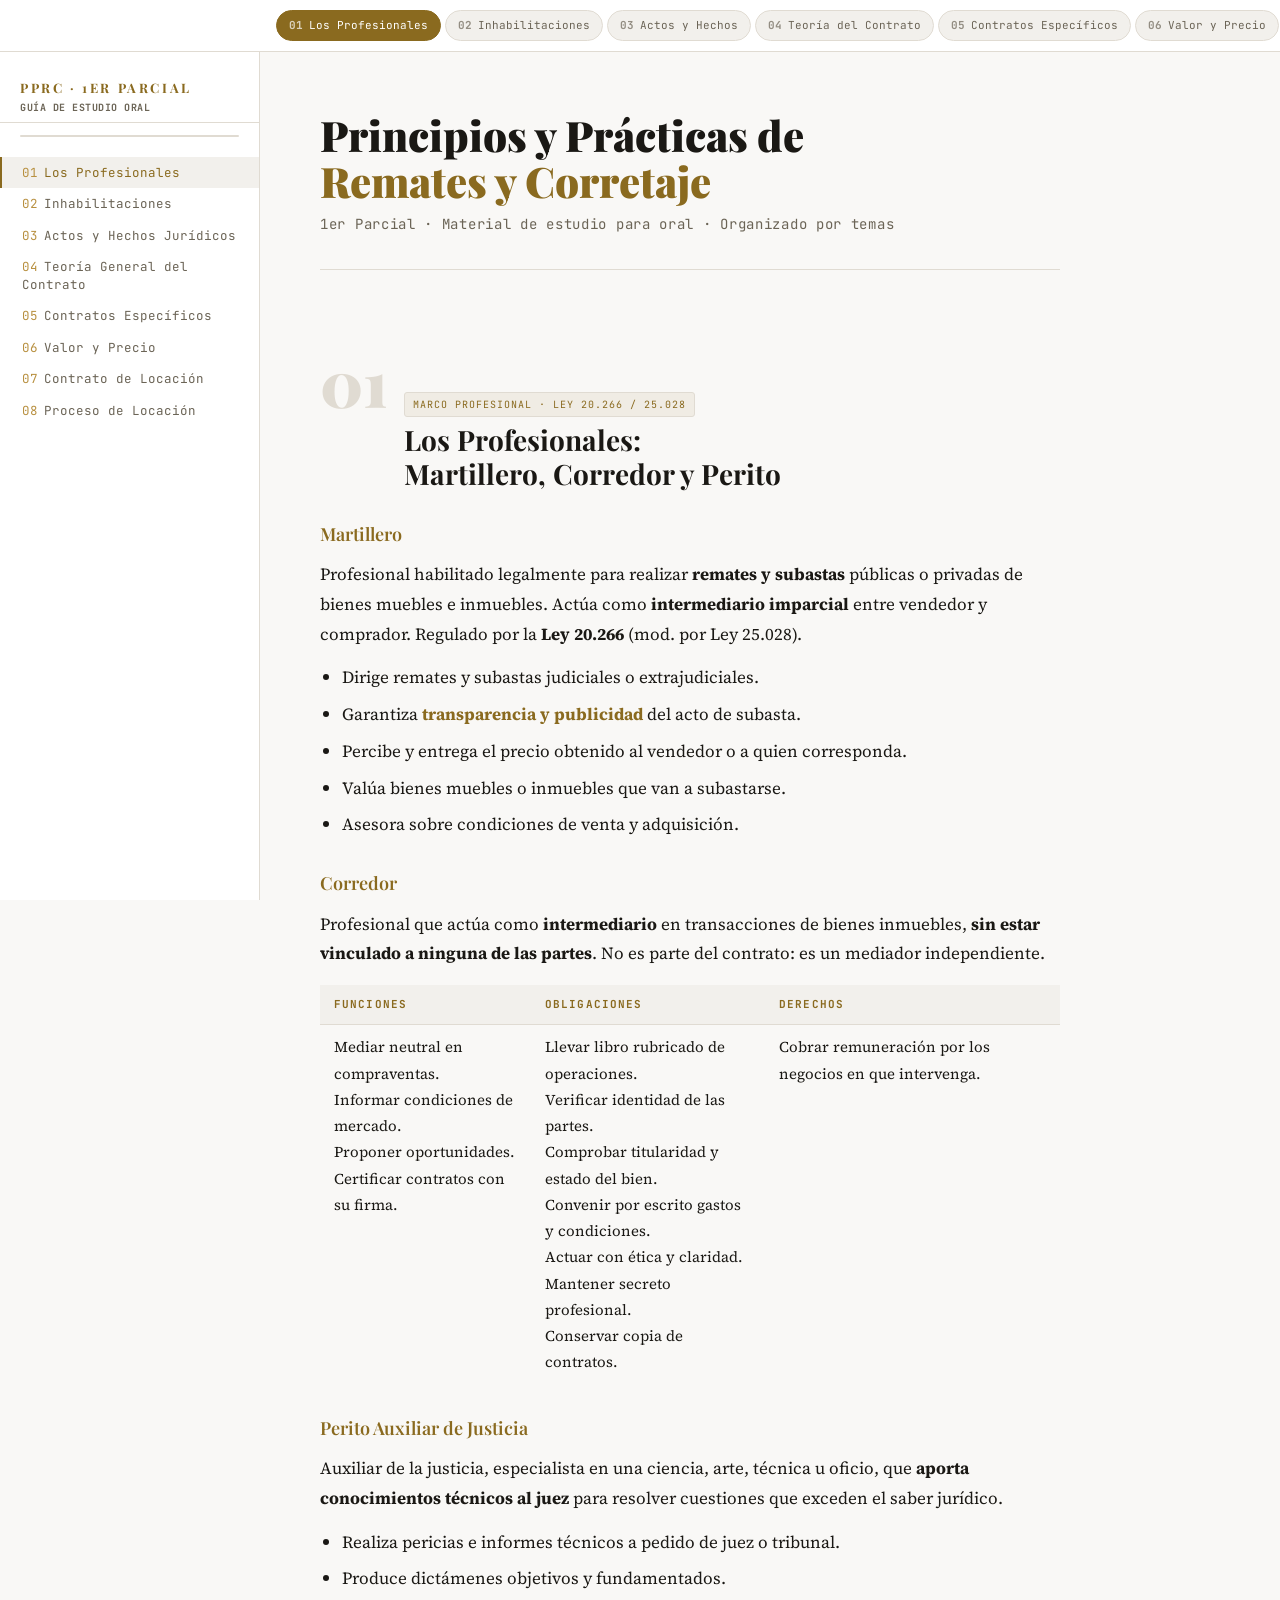
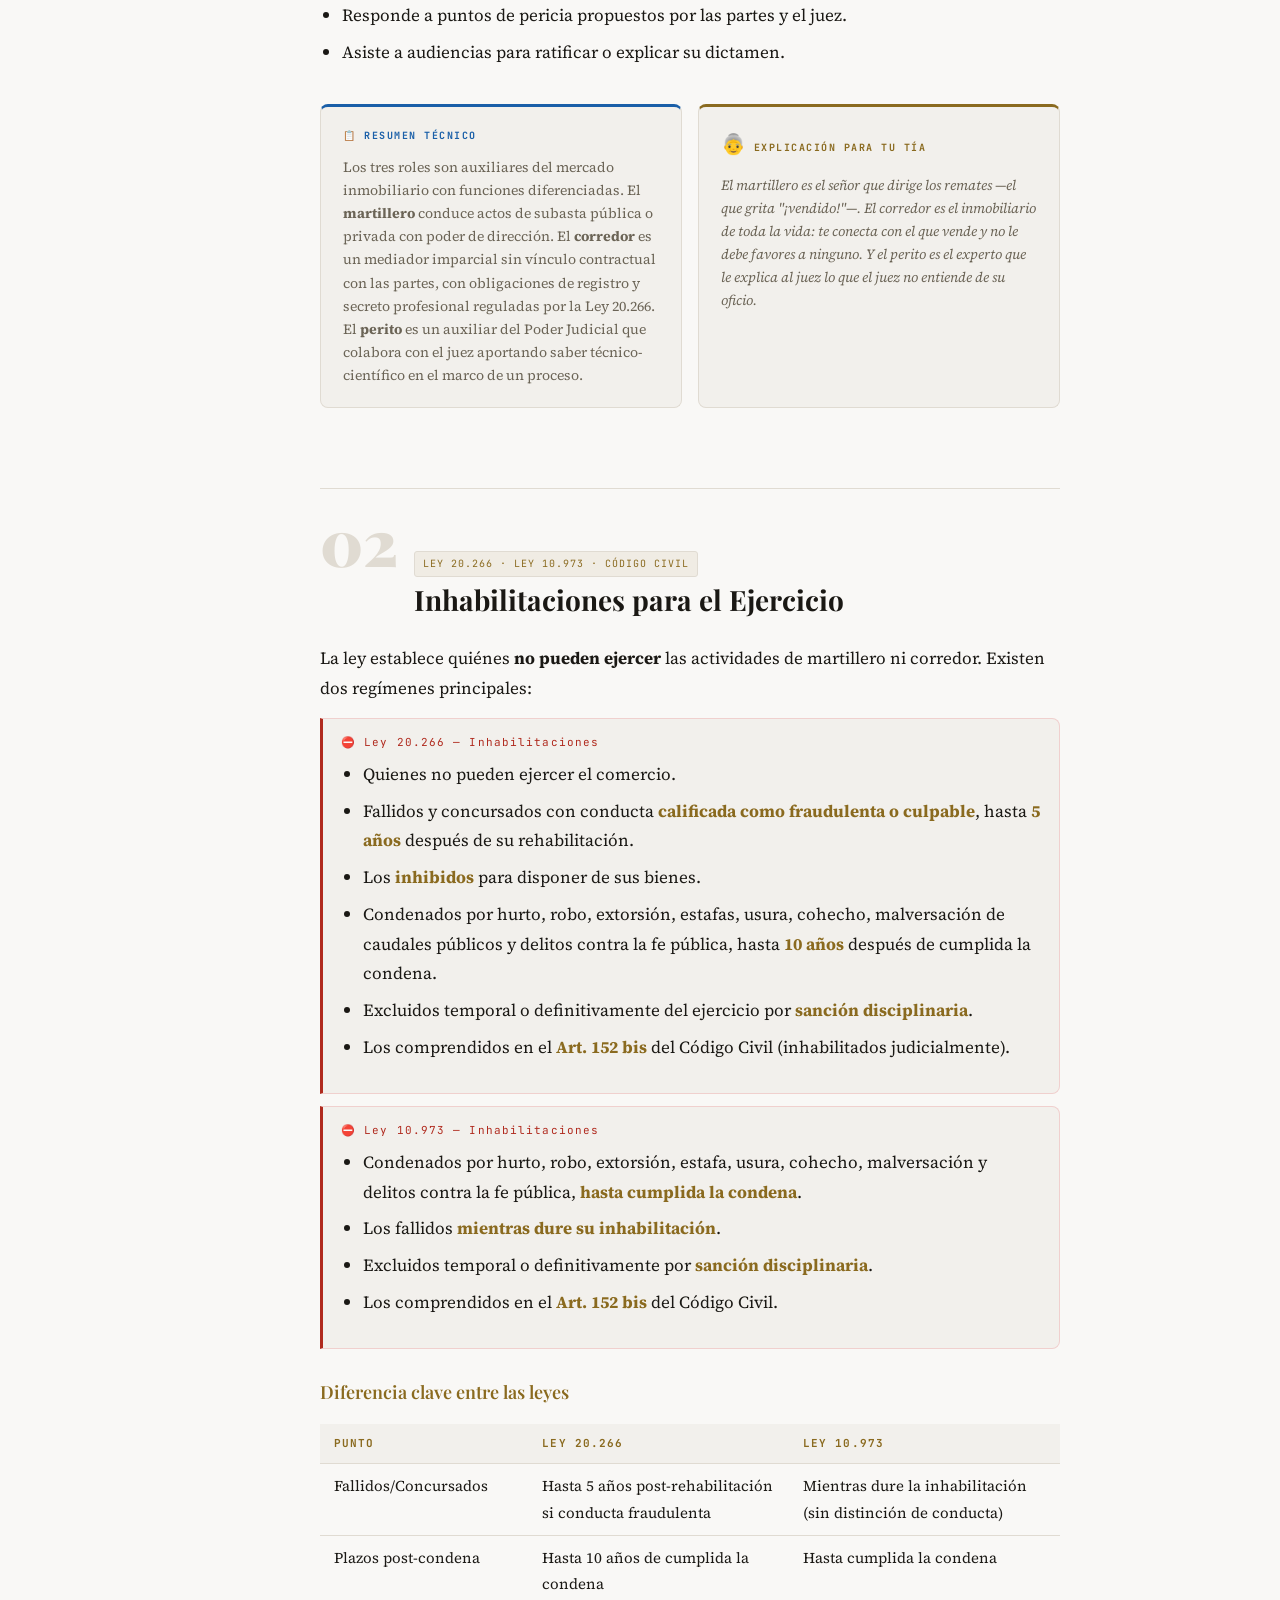
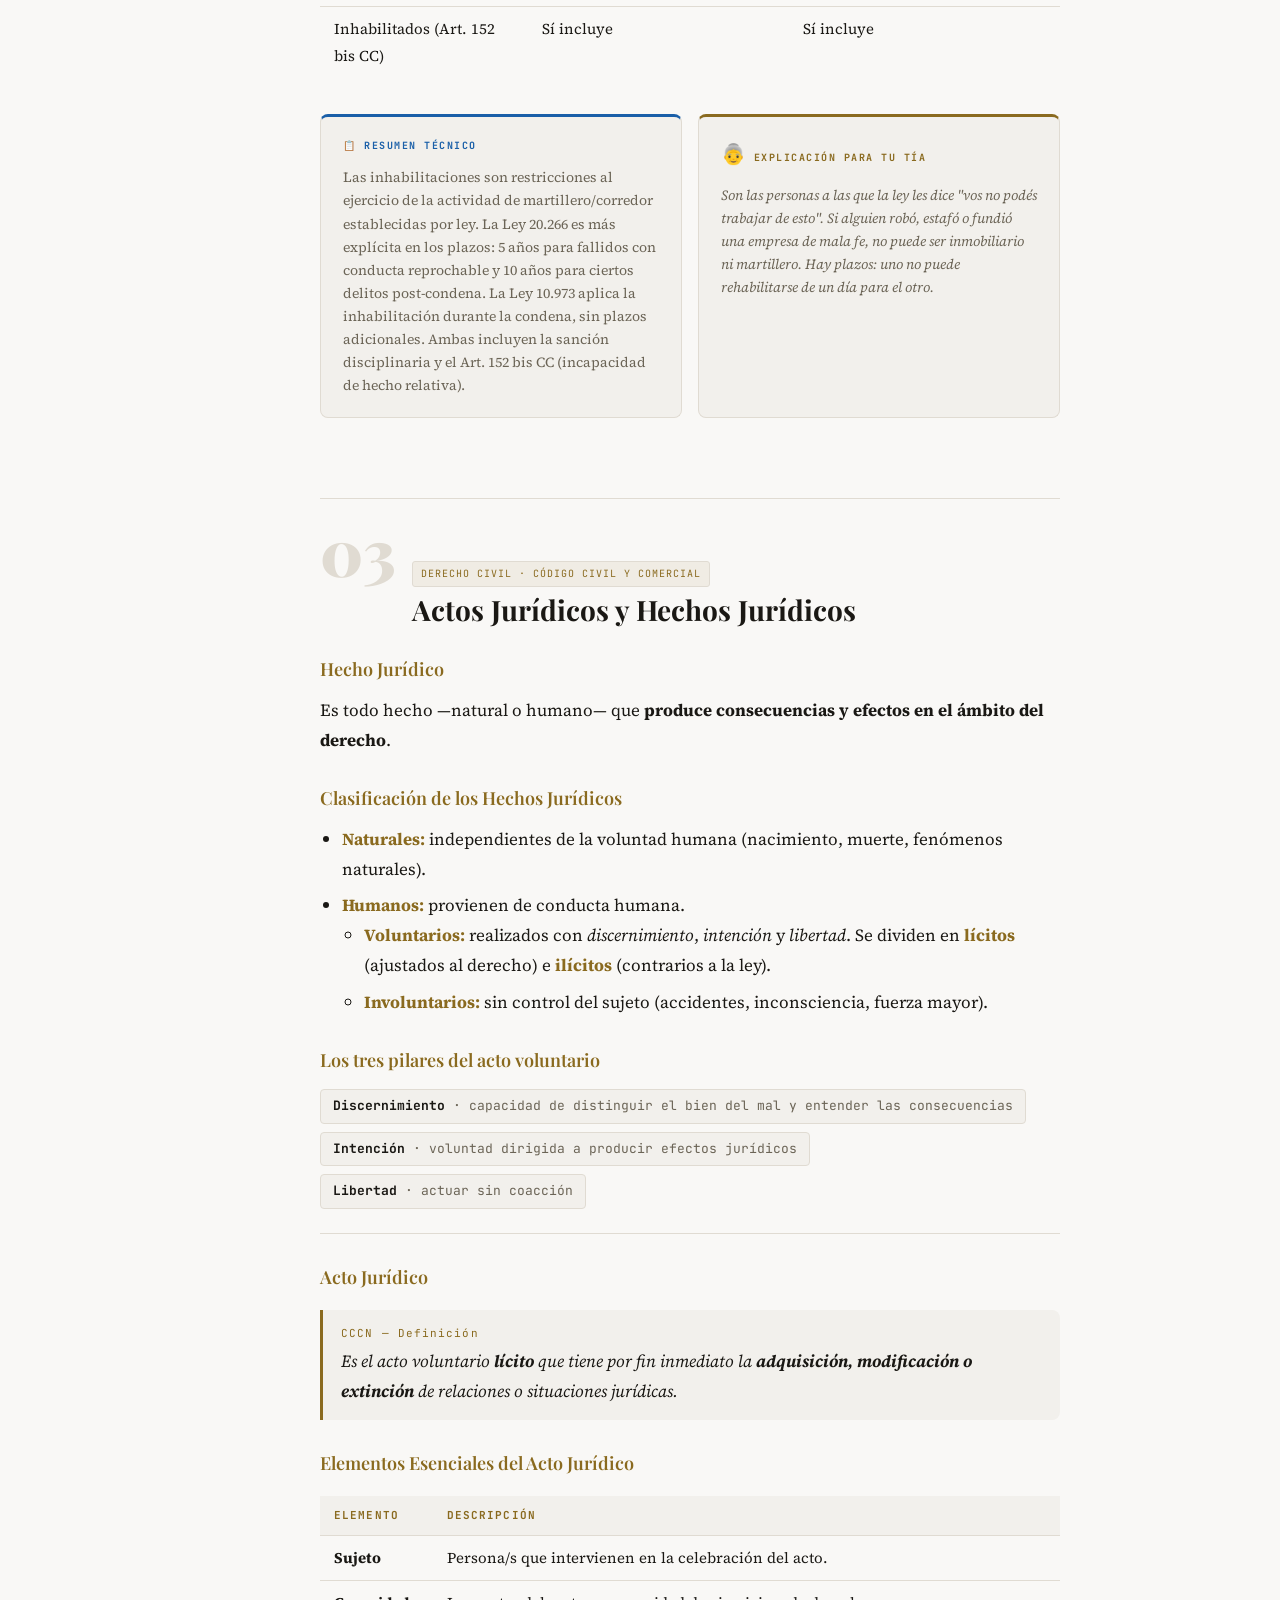
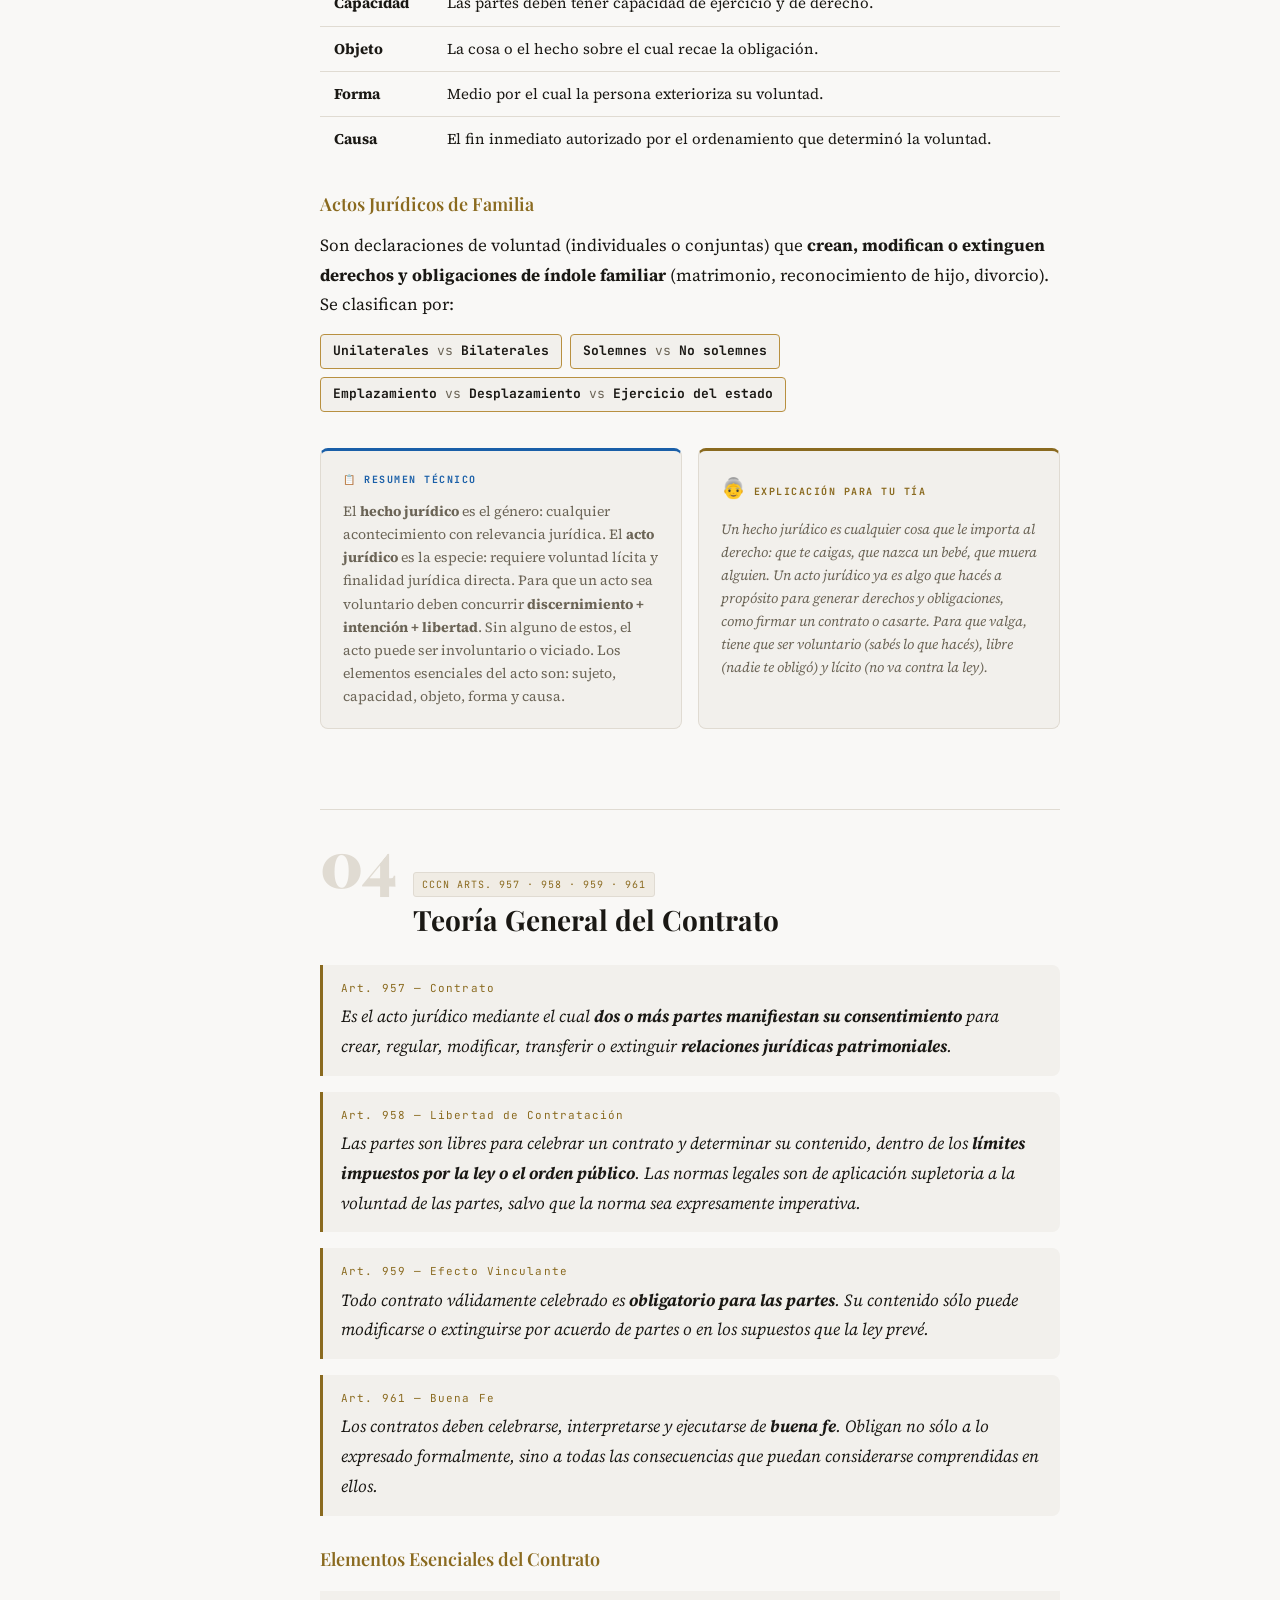
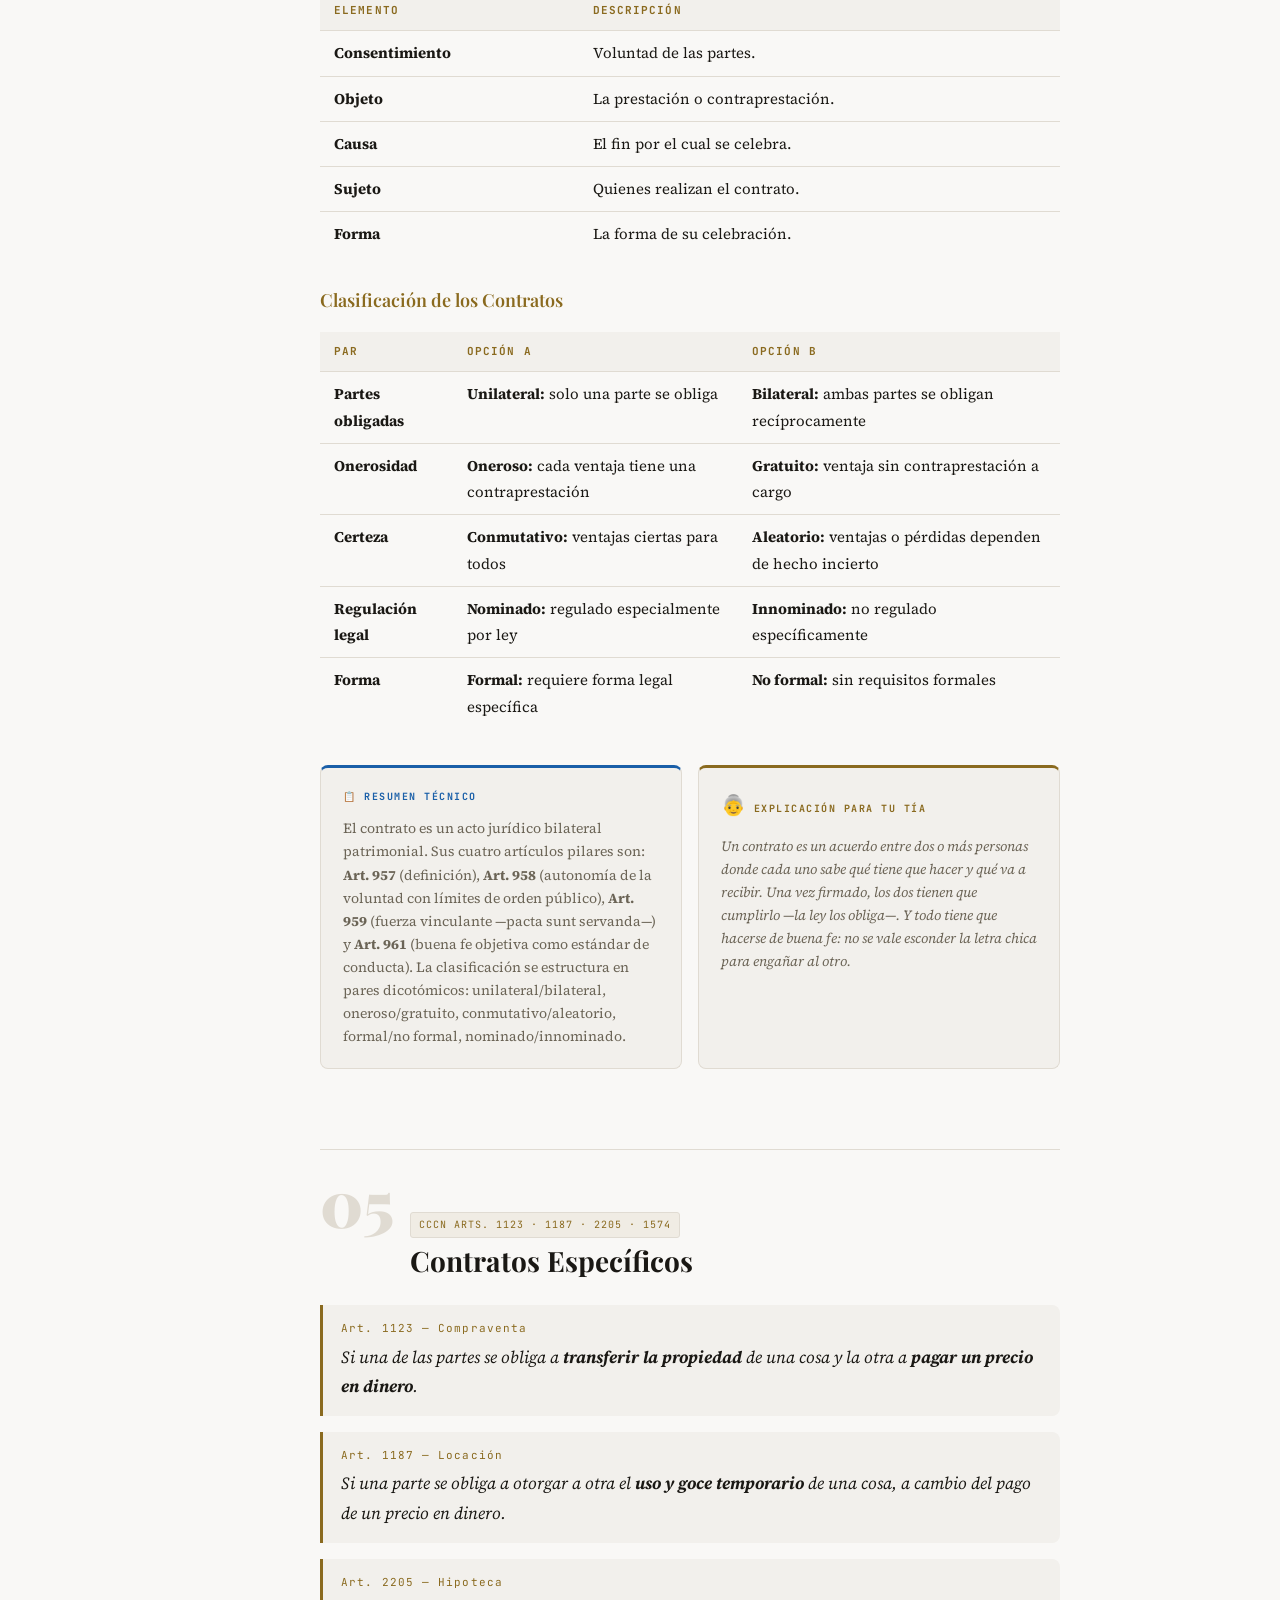
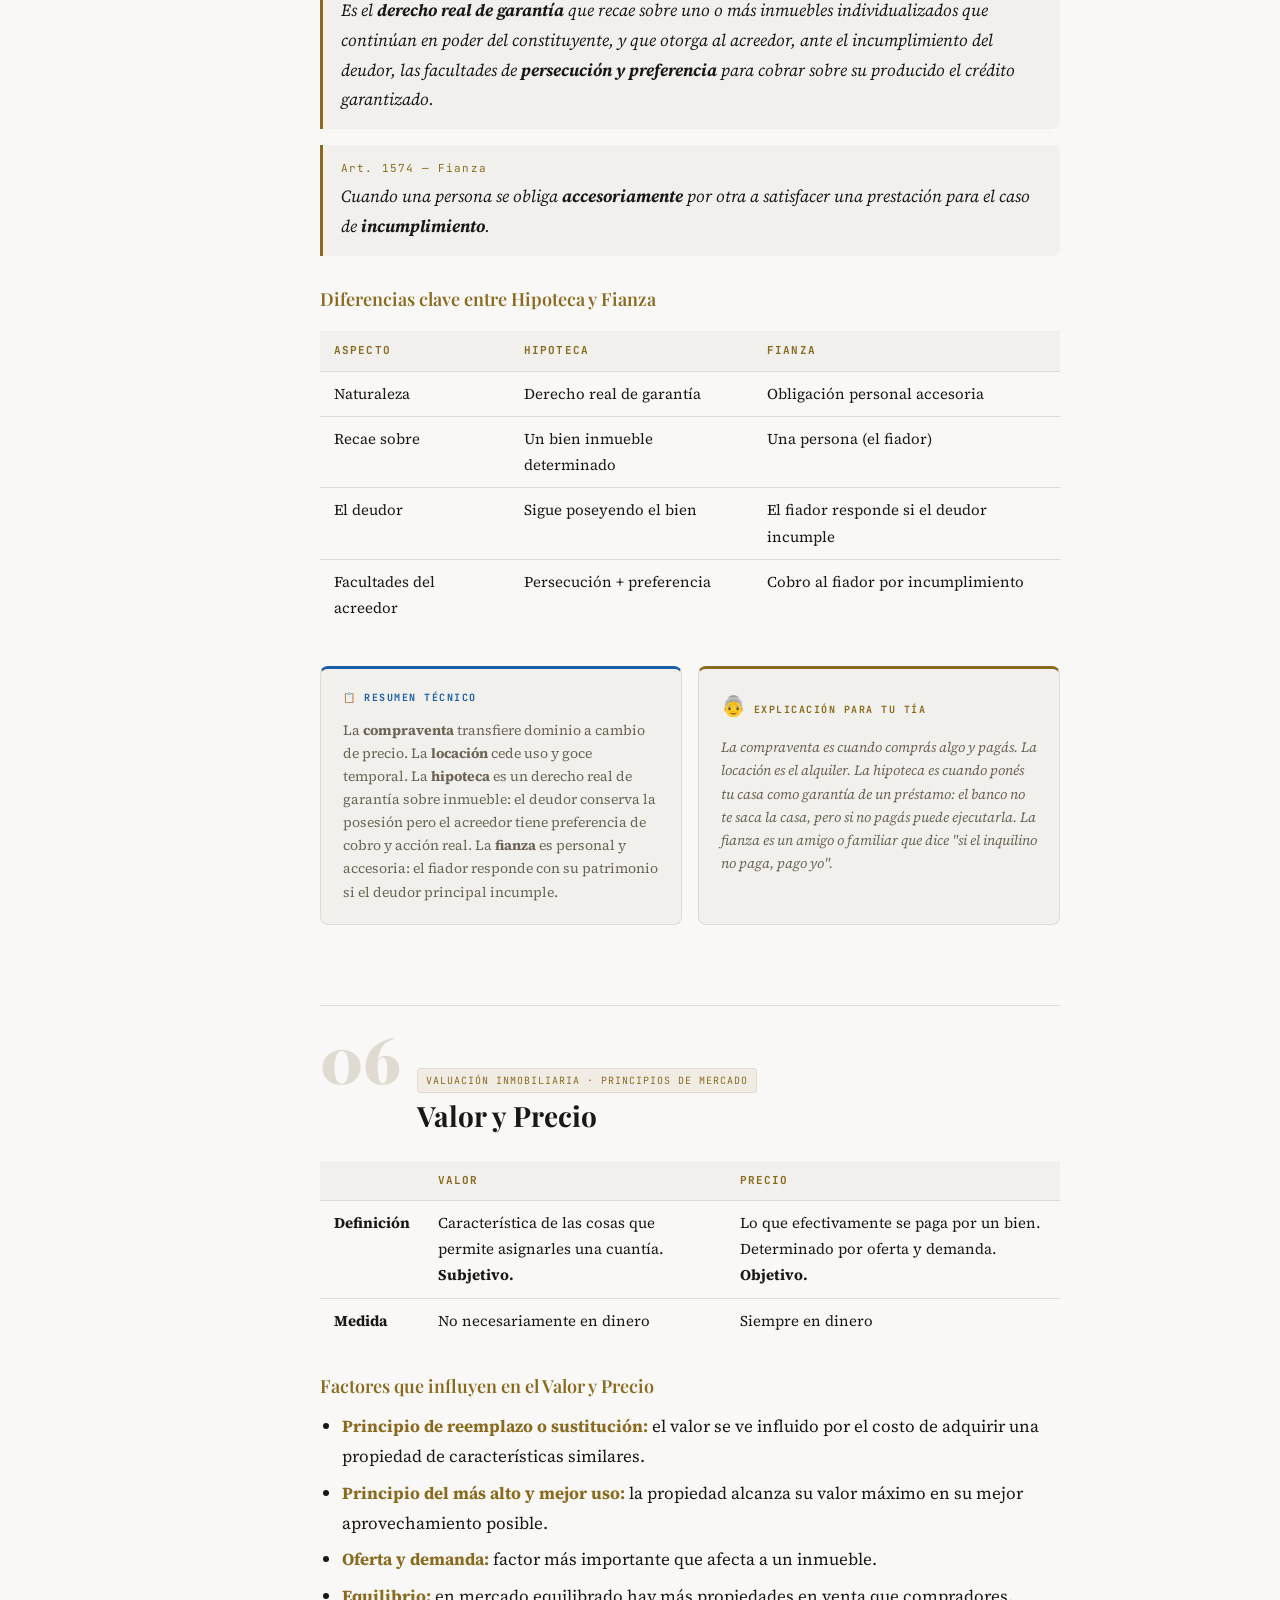
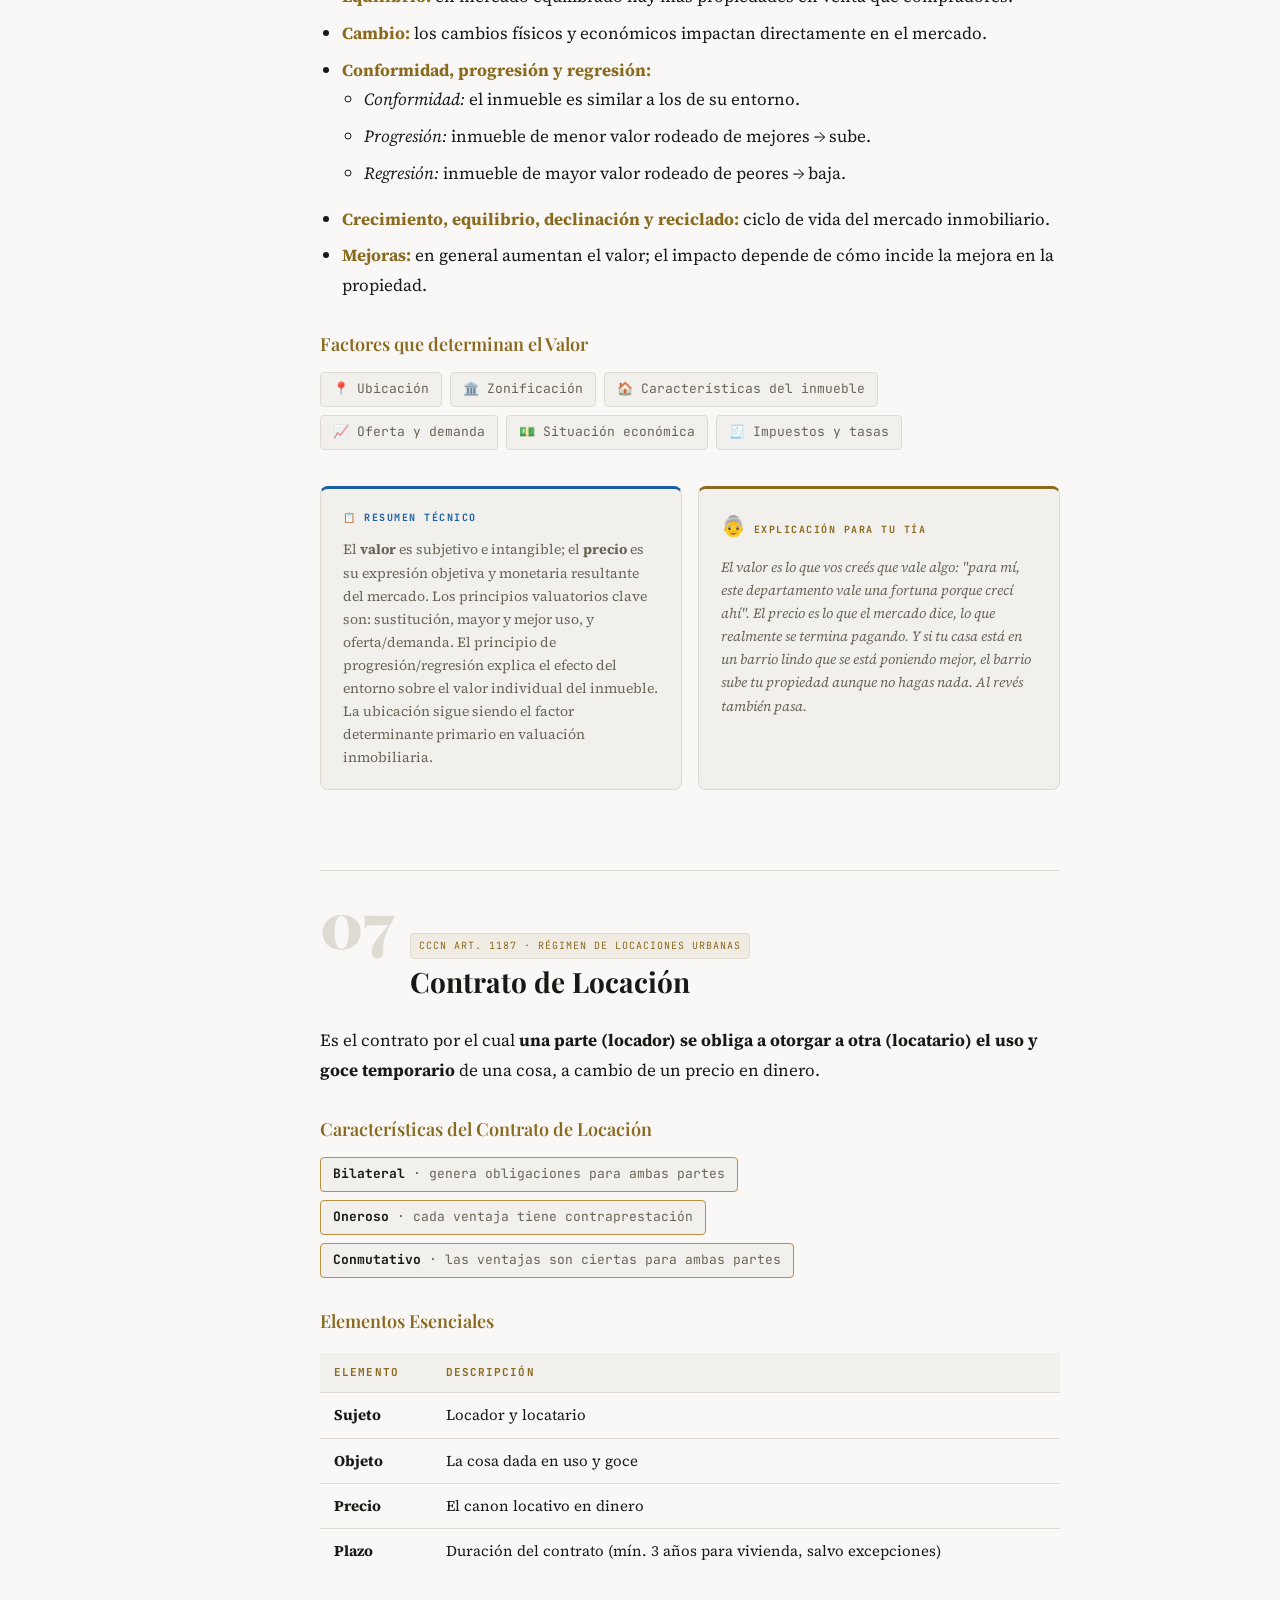
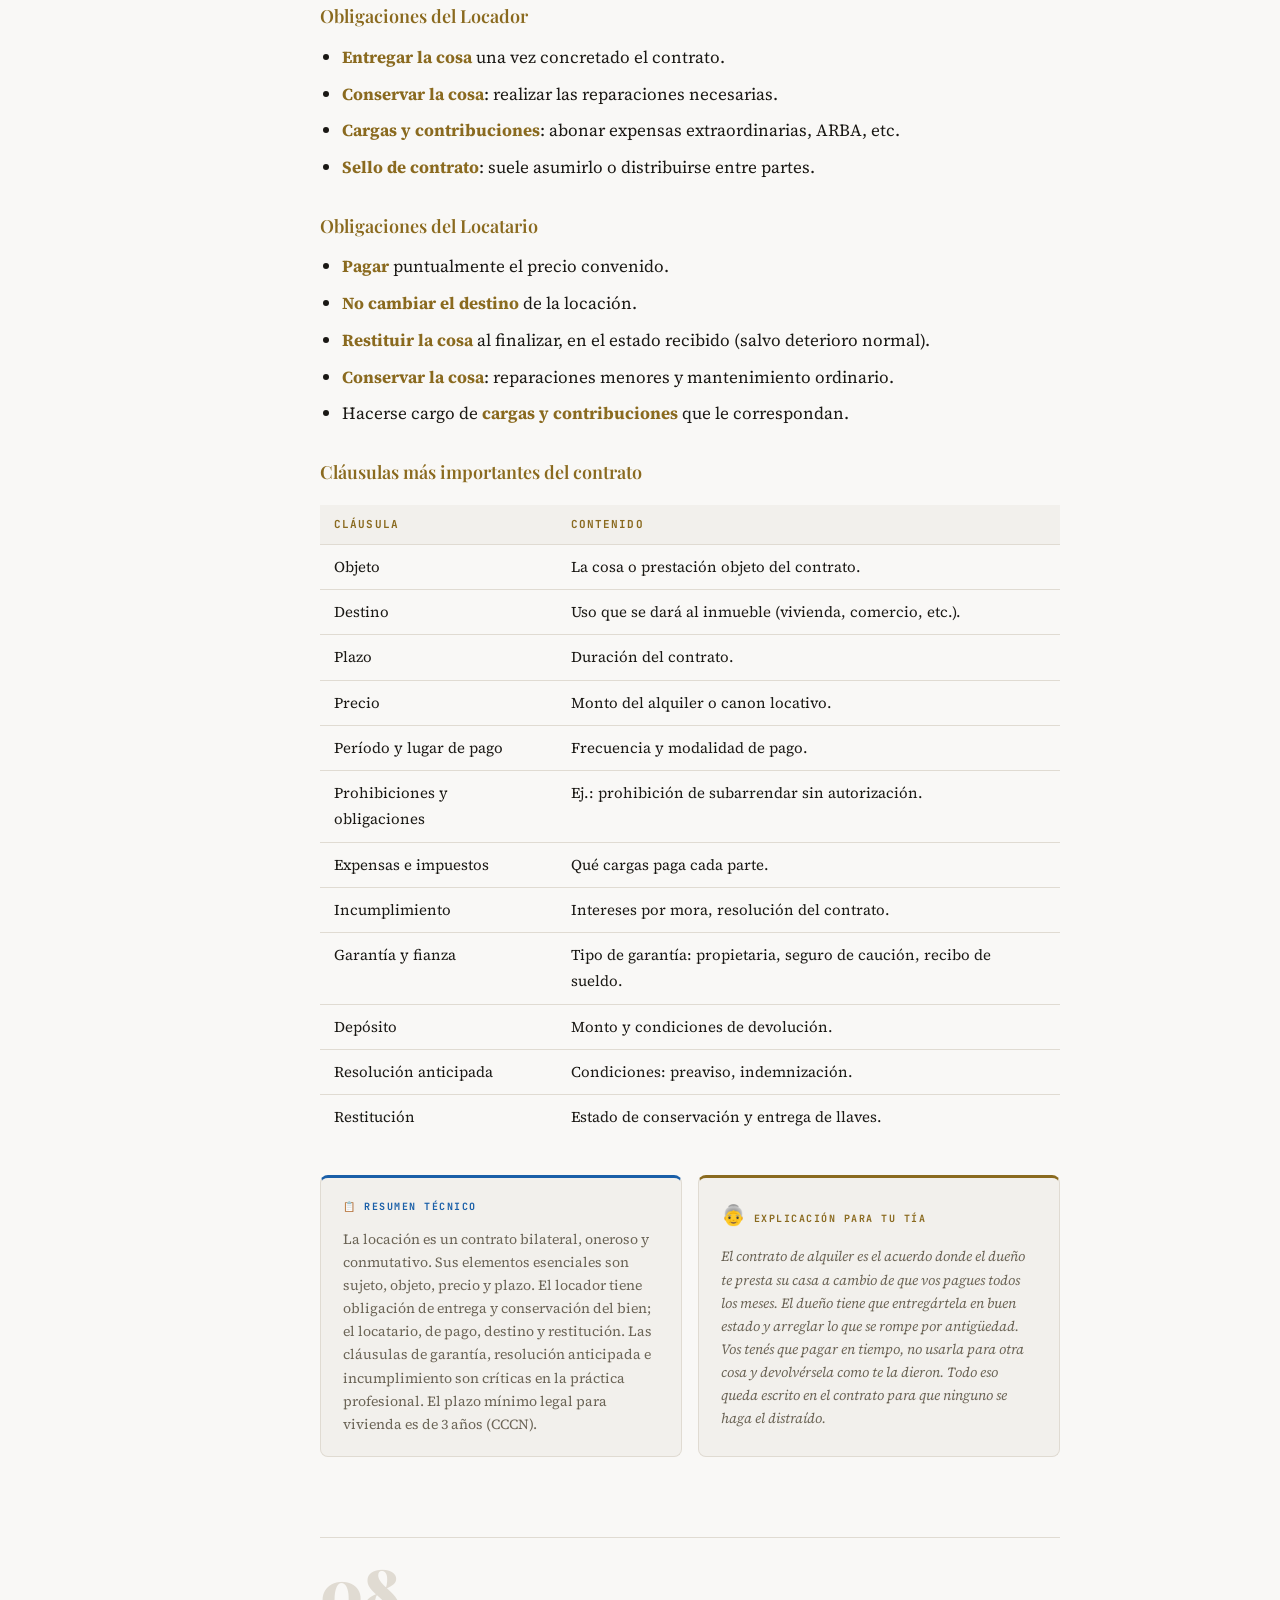
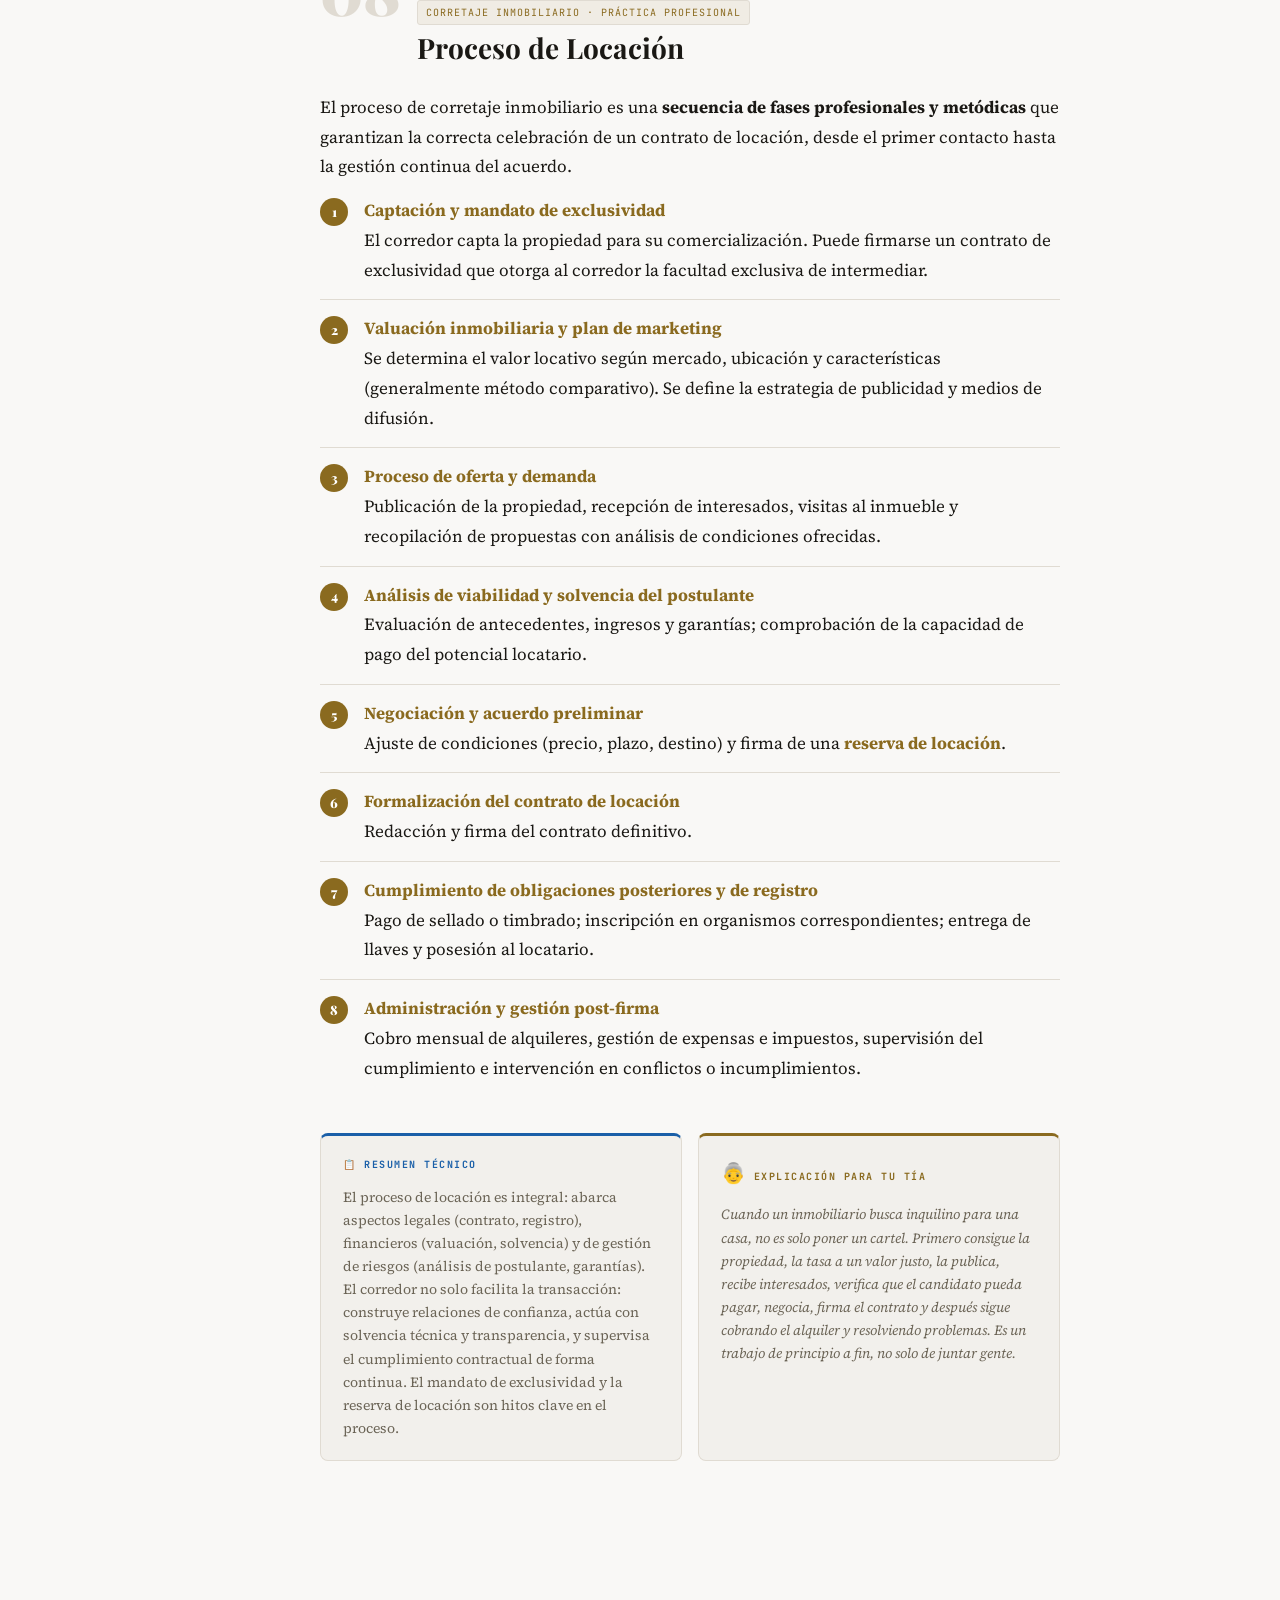
<file: parcial_PPRC.html>
<!DOCTYPE html>
<html lang="es">
<head>
<meta charset="UTF-8">
<meta name="viewport" content="width=device-width, initial-scale=1.0">
<title>PPRC — 1er Parcial · Guía de Estudio</title>
<link rel="preconnect" href="https://fonts.googleapis.com">
<link href="https://fonts.googleapis.com/css2?family=Playfair+Display:wght@400;600;700;900&family=Source+Serif+4:ital,wght@0,300;0,400;0,600;1,300;1,400&family=JetBrains+Mono:wght@400;500&display=swap" rel="stylesheet">
<style>
  :root {
    --bg: #f9f8f6;
    --bg2: #ffffff;
    --bg3: #f2f0ec;
    --border: #e0dbd2;
    --gold: #8a6a1f;
    --gold-dim: #b89040;
    --cream: #1a1814;
    --cream-dim: #6b6456;
    --red: #b02a1e;
    --green: #1a7a40;
    --blue: #1a5fa8;
    --tag-bg: #f0ece4;
    --sidebar-w: 260px;
    --radius: 8px;
  }
  *, *::before, *::after { box-sizing: border-box; margin: 0; padding: 0; }

  html { scroll-behavior: smooth; }

  body {
    background: var(--bg);
    color: var(--cream);
    font-family: 'Source Serif 4', serif;
    font-size: 17px;
    line-height: 1.75;
    display: flex;
    min-height: 100vh;
  }

  /* ── SIDEBAR ── */
  #sidebar {
    width: var(--sidebar-w);
    min-width: var(--sidebar-w);
    background: var(--bg2);
    border-right: 1px solid var(--border);
    position: sticky;
    top: 0;
    height: 100vh;
    overflow-y: auto;
    padding: 0 0 40px;
    display: flex;
    flex-direction: column;
    z-index: 100;
  }
  #sidebar::-webkit-scrollbar { width: 4px; }
  #sidebar::-webkit-scrollbar-thumb { background: var(--border); border-radius: 2px; }

  .sidebar-title {
    font-family: 'Playfair Display', serif;
    font-size: 13px;
    font-weight: 700;
    letter-spacing: .2em;
    text-transform: uppercase;
    color: var(--gold);
    padding: 28px 20px 8px;
    border-bottom: 1px solid var(--border);
    margin-bottom: 12px;
    line-height: 1.3;
  }
  .sidebar-subtitle {
    font-size: 10px;
    color: var(--cream-dim);
    font-family: 'JetBrains Mono', monospace;
    letter-spacing: .05em;
    margin-top: 4px;
  }

  .nav-item {
    display: block;
    padding: 7px 20px;
    color: var(--cream-dim);
    text-decoration: none;
    font-size: 12.5px;
    font-family: 'JetBrains Mono', monospace;
    border-left: 2px solid transparent;
    transition: all .15s;
    line-height: 1.4;
  }
  .nav-item:hover { color: var(--cream); border-left-color: var(--gold-dim); background: var(--bg3); }
  .nav-item.active { color: var(--gold); border-left-color: var(--gold); background: var(--bg3); }
  .nav-num { color: var(--gold-dim); margin-right: 6px; }

  .progress-bar {
    height: 2px;
    background: var(--border);
    margin: 0 20px 20px;
    border-radius: 2px;
    overflow: hidden;
  }
  .progress-fill {
    height: 100%;
    background: var(--gold);
    width: 0%;
    transition: width .3s;
    border-radius: 2px;
  }

  /* ── MAIN ── */
  #main {
    flex: 1;
    max-width: 860px;
    padding: 60px 60px 120px;
  }

  .page-header {
    margin-bottom: 60px;
    padding-bottom: 32px;
    border-bottom: 1px solid var(--border);
  }
  .page-header h1 {
    font-family: 'Playfair Display', serif;
    font-size: 42px;
    font-weight: 900;
    color: var(--cream);
    line-height: 1.1;
    margin-bottom: 8px;
  }
  .page-header h1 span { color: var(--gold); }
  .page-header p {
    color: var(--cream-dim);
    font-size: 14px;
    font-family: 'JetBrains Mono', monospace;
    letter-spacing: .05em;
  }

  /* ── SECTION ── */
  .topic {
    margin-bottom: 80px;
    padding-top: 20px;
    border-top: 1px solid var(--border);
  }
  .topic:first-of-type { border-top: none; }

  .topic-header {
    display: flex;
    align-items: baseline;
    gap: 16px;
    margin-bottom: 28px;
  }
  .topic-num {
    font-family: 'Playfair Display', serif;
    font-size: 64px;
    font-weight: 900;
    color: var(--border);
    line-height: 1;
    flex-shrink: 0;
    user-select: none;
  }
  .topic-title {
    font-family: 'Playfair Display', serif;
    font-size: 28px;
    font-weight: 700;
    color: var(--cream);
    line-height: 1.2;
  }
  .topic-tag {
    display: inline-block;
    background: var(--tag-bg);
    border: 1px solid var(--border);
    color: var(--gold);
    font-size: 10px;
    font-family: 'JetBrains Mono', monospace;
    letter-spacing: .1em;
    text-transform: uppercase;
    padding: 3px 8px;
    border-radius: 3px;
    margin-bottom: 6px;
  }

  h3 {
    font-family: 'Playfair Display', serif;
    font-size: 18px;
    font-weight: 600;
    color: var(--gold);
    margin: 28px 0 10px;
  }

  p { margin-bottom: 14px; color: var(--cream); }
  p:last-child { margin-bottom: 0; }

  ul, ol {
    padding-left: 22px;
    margin-bottom: 16px;
  }
  li { margin-bottom: 7px; color: var(--cream); }
  li strong { color: var(--gold); }

  /* Article / Ley highlight */
  .article-ref {
    display: block;
    background: var(--bg3);
    border-left: 3px solid var(--gold);
    padding: 14px 18px;
    margin: 16px 0;
    border-radius: 0 var(--radius) var(--radius) 0;
    font-style: italic;
  }
  .article-ref .label {
    font-family: 'JetBrains Mono', monospace;
    font-size: 11px;
    color: var(--gold);
    font-style: normal;
    letter-spacing: .1em;
    display: block;
    margin-bottom: 4px;
  }

  /* Inhabilitaciones block */
  .inh-block {
    background: var(--bg3);
    border: 1px solid #f0d0ce;
    border-left: 3px solid var(--red);
    border-radius: 0 var(--radius) var(--radius) 0;
    padding: 14px 18px;
    margin: 12px 0;
  }
  .inh-block .label {
    font-family: 'JetBrains Mono', monospace;
    font-size: 11px;
    color: var(--red);
    letter-spacing: .1em;
    display: block;
    margin-bottom: 8px;
  }

  /* Comparación tabla */
  table {
    width: 100%;
    border-collapse: collapse;
    margin: 16px 0;
    font-size: 15px;
  }
  th {
    background: var(--bg3);
    color: var(--gold);
    font-family: 'JetBrains Mono', monospace;
    font-size: 11px;
    letter-spacing: .1em;
    text-transform: uppercase;
    padding: 10px 14px;
    text-align: left;
    border-bottom: 1px solid var(--border);
  }
  td {
    padding: 9px 14px;
    border-bottom: 1px solid var(--border);
    color: var(--cream);
    vertical-align: top;
  }
  tr:last-child td { border-bottom: none; }
  tr:hover td { background: var(--bg3); }

  /* Proceso steps */
  .steps {
    list-style: none;
    padding: 0;
    counter-reset: step;
  }
  .steps li {
    counter-increment: step;
    display: flex;
    gap: 16px;
    margin-bottom: 14px;
    padding-bottom: 14px;
    border-bottom: 1px solid var(--border);
    align-items: flex-start;
  }
  .steps li:last-child { border-bottom: none; }
  .steps li::before {
    content: counter(step);
    background: var(--gold);
    color: #ffffff;
    font-family: 'Playfair Display', serif;
    font-weight: 900;
    font-size: 13px;
    width: 28px;
    height: 28px;
    border-radius: 50%;
    display: flex;
    align-items: center;
    justify-content: center;
    flex-shrink: 0;
    margin-top: 2px;
  }

  /* ── RESUMEN + TÍA ── */
  .summary-area {
    margin-top: 36px;
    display: grid;
    grid-template-columns: 1fr 1fr;
    gap: 16px;
  }
  .summary-box {
    background: var(--bg3);
    border: 1px solid var(--border);
    border-radius: var(--radius);
    padding: 20px 22px;
  }
  .summary-box.tecnico { border-top: 3px solid var(--blue); }
  .summary-box.tia { border-top: 3px solid var(--gold); }
  .summary-box h4 {
    font-family: 'JetBrains Mono', monospace;
    font-size: 10px;
    letter-spacing: .15em;
    text-transform: uppercase;
    margin-bottom: 12px;
  }
  .summary-box.tecnico h4 { color: var(--blue); }
  .summary-box.tia h4 { color: var(--gold); }
  .summary-box p {
    font-size: 14px;
    line-height: 1.65;
    color: var(--cream-dim);
  }
  .summary-box.tia p { font-style: italic; }
  .tia-icon { font-size: 20px; margin-right: 6px; }

  /* Clasificacion chips */
  .chip-grid {
    display: flex;
    flex-wrap: wrap;
    gap: 8px;
    margin: 12px 0;
  }
  .chip {
    background: var(--bg3);
    border: 1px solid var(--border);
    border-radius: 4px;
    padding: 5px 12px;
    font-size: 13px;
    font-family: 'JetBrains Mono', monospace;
    color: var(--cream-dim);
  }
  .chip b { color: var(--cream); }
  .chip.pair { border-color: var(--gold-dim); }

  /* divider */
  hr { border: none; border-top: 1px solid var(--border); margin: 24px 0; }

  /* ── TOP NAV ── */
  #topnav {
    position: fixed;
    top: 0; left: 0; right: 0;
    height: 52px;
    background: rgba(255,255,255,0.95);
    backdrop-filter: blur(10px);
    border-bottom: 1px solid var(--border);
    display: flex;
    align-items: center;
    gap: 4px;
    padding: 0 16px 0 calc(var(--sidebar-w) + 16px);
    z-index: 200;
    overflow-x: auto;
    scrollbar-width: none;
  }
  #topnav::-webkit-scrollbar { display: none; }

  .tnav-btn {
    flex-shrink: 0;
    display: inline-flex;
    align-items: center;
    gap: 6px;
    padding: 5px 12px;
    border-radius: 20px;
    border: 1px solid var(--border);
    background: var(--bg3);
    color: var(--cream-dim);
    font-family: 'JetBrains Mono', monospace;
    font-size: 11px;
    text-decoration: none;
    transition: all .15s;
    white-space: nowrap;
  }
  .tnav-btn:hover { background: var(--gold); color: #fff; border-color: var(--gold); }
  .tnav-btn.active { background: var(--gold); color: #fff; border-color: var(--gold); }
  .tnav-btn .tn-num { font-weight: 700; opacity: .7; }

  body { padding-top: 52px; }
  #sidebar { top: 52px; height: calc(100vh - 52px); }

  /* ── MOBILE FAB ── */
  #menu-fab {
    display: none;
    position: fixed;
    bottom: 24px; right: 24px;
    width: 54px; height: 54px;
    border-radius: 50%;
    background: var(--gold);
    color: #fff;
    border: none;
    cursor: pointer;
    font-size: 22px;
    box-shadow: 0 4px 20px rgba(0,0,0,.18);
    z-index: 300;
    align-items: center;
    justify-content: center;
    transition: transform .2s;
  }
  #menu-fab:active { transform: scale(.93); }

  /* ── OVERLAY MENU ── */
  #menu-overlay {
    display: none;
    position: fixed;
    inset: 0;
    background: rgba(249,248,246,.97);
    z-index: 400;
    flex-direction: column;
    padding: 28px 24px 40px;
    overflow-y: auto;
  }
  #menu-overlay.open { display: flex; }

  .overlay-header {
    display: flex;
    justify-content: space-between;
    align-items: center;
    margin-bottom: 28px;
  }
  .overlay-title {
    font-family: 'Playfair Display', serif;
    font-size: 22px;
    font-weight: 700;
    color: var(--cream);
  }
  .overlay-title span { color: var(--gold); }
  #menu-close {
    background: var(--bg3);
    border: 1px solid var(--border);
    border-radius: 50%;
    width: 40px; height: 40px;
    font-size: 18px;
    cursor: pointer;
    display: flex; align-items: center; justify-content: center;
    color: var(--cream-dim);
  }
  .overlay-grid {
    display: grid;
    grid-template-columns: 1fr 1fr;
    gap: 12px;
  }
  .overlay-card {
    display: flex;
    flex-direction: column;
    gap: 4px;
    padding: 16px 18px;
    background: var(--bg2);
    border: 1px solid var(--border);
    border-left: 3px solid var(--border);
    border-radius: 10px;
    text-decoration: none;
    color: var(--cream);
    transition: all .15s;
  }
  .overlay-card:hover { border-left-color: var(--gold); background: var(--bg3); }
  .overlay-card .oc-num { font-family: 'JetBrains Mono', monospace; font-size: 11px; color: var(--gold); font-weight: 700; }
  .overlay-card .oc-title { font-family: 'Playfair Display', serif; font-size: 14px; font-weight: 600; line-height: 1.3; }
  .overlay-card .oc-tag { font-family: 'JetBrains Mono', monospace; font-size: 9px; color: var(--cream-dim); margin-top: 2px; }

  @media (max-width: 900px) {
    #sidebar { display: none; }
    #topnav { padding-left: 16px; }
    #main { padding: 20px 18px 100px; }
    .summary-area { grid-template-columns: 1fr; }
    .topic-num { font-size: 40px; }
    #menu-fab { display: flex; }
    .overlay-grid { grid-template-columns: 1fr; }
  }
</style>
</head>
<body>

<!-- TOP NAV BAR -->
<nav id="topnav">
  <a class="tnav-btn active" href="#t1"><span class="tn-num">01</span> Los Profesionales</a>
  <a class="tnav-btn" href="#t2"><span class="tn-num">02</span> Inhabilitaciones</a>
  <a class="tnav-btn" href="#t3"><span class="tn-num">03</span> Actos y Hechos</a>
  <a class="tnav-btn" href="#t4"><span class="tn-num">04</span> Teoría del Contrato</a>
  <a class="tnav-btn" href="#t5"><span class="tn-num">05</span> Contratos Específicos</a>
  <a class="tnav-btn" href="#t6"><span class="tn-num">06</span> Valor y Precio</a>
  <a class="tnav-btn" href="#t7"><span class="tn-num">07</span> Locación</a>
  <a class="tnav-btn" href="#t8"><span class="tn-num">08</span> Proceso de Locación</a>
</nav>

<!-- MOBILE FAB -->
<button id="menu-fab" onclick="openMenu()">☰</button>

<!-- OVERLAY MENU -->
<div id="menu-overlay">
  <div class="overlay-header">
    <div class="overlay-title">Ir a un <span>tema</span></div>
    <button id="menu-close" onclick="closeMenu()">✕</button>
  </div>
  <div class="overlay-grid">
    <a class="overlay-card" href="#t1" onclick="closeMenu()">
      <span class="oc-num">01</span>
      <span class="oc-title">Los Profesionales</span>
      <span class="oc-tag">Martillero · Corredor · Perito</span>
    </a>
    <a class="overlay-card" href="#t2" onclick="closeMenu()">
      <span class="oc-num">02</span>
      <span class="oc-title">Inhabilitaciones</span>
      <span class="oc-tag">Ley 20.266 · Ley 10.973</span>
    </a>
    <a class="overlay-card" href="#t3" onclick="closeMenu()">
      <span class="oc-num">03</span>
      <span class="oc-title">Actos y Hechos Jurídicos</span>
      <span class="oc-tag">Clasificación · Elementos</span>
    </a>
    <a class="overlay-card" href="#t4" onclick="closeMenu()">
      <span class="oc-num">04</span>
      <span class="oc-title">Teoría General del Contrato</span>
      <span class="oc-tag">Arts. 957 · 958 · 959 · 961</span>
    </a>
    <a class="overlay-card" href="#t5" onclick="closeMenu()">
      <span class="oc-num">05</span>
      <span class="oc-title">Contratos Específicos</span>
      <span class="oc-tag">Compraventa · Hipoteca · Fianza</span>
    </a>
    <a class="overlay-card" href="#t6" onclick="closeMenu()">
      <span class="oc-num">06</span>
      <span class="oc-title">Valor y Precio</span>
      <span class="oc-tag">Principios de valuación</span>
    </a>
    <a class="overlay-card" href="#t7" onclick="closeMenu()">
      <span class="oc-num">07</span>
      <span class="oc-title">Contrato de Locación</span>
      <span class="oc-tag">Obligaciones · Cláusulas</span>
    </a>
    <a class="overlay-card" href="#t8" onclick="closeMenu()">
      <span class="oc-num">08</span>
      <span class="oc-title">Proceso de Locación</span>
      <span class="oc-tag">8 etapas del corretaje</span>
    </a>
  </div>
</div>

<!-- SIDEBAR -->
<nav id="sidebar">
  <div class="sidebar-title">
    PPRC · 1er Parcial
    <div class="sidebar-subtitle">Guía de Estudio Oral</div>
  </div>
  <div class="progress-bar"><div class="progress-fill" id="prog"></div></div>
  <a class="nav-item active" href="#t1"><span class="nav-num">01</span>Los Profesionales</a>
  <a class="nav-item" href="#t2"><span class="nav-num">02</span>Inhabilitaciones</a>
  <a class="nav-item" href="#t3"><span class="nav-num">03</span>Actos y Hechos Jurídicos</a>
  <a class="nav-item" href="#t4"><span class="nav-num">04</span>Teoría General del Contrato</a>
  <a class="nav-item" href="#t5"><span class="nav-num">05</span>Contratos Específicos</a>
  <a class="nav-item" href="#t6"><span class="nav-num">06</span>Valor y Precio</a>
  <a class="nav-item" href="#t7"><span class="nav-num">07</span>Contrato de Locación</a>
  <a class="nav-item" href="#t8"><span class="nav-num">08</span>Proceso de Locación</a>
</nav>

<!-- MAIN -->
<main id="main">

  <header class="page-header">
    <h1>Principios y Prácticas de<br><span>Remates y Corretaje</span></h1>
    <p>1er Parcial · Material de estudio para oral · Organizado por temas</p>
  </header>

  <!-- ── TEMA 1 ── -->
  <section class="topic" id="t1">
    <div class="topic-header">
      <div class="topic-num">01</div>
      <div>
        <div class="topic-tag">Marco profesional · Ley 20.266 / 25.028</div>
        <div class="topic-title">Los Profesionales:<br>Martillero, Corredor y Perito</div>
      </div>
    </div>

    <h3>Martillero</h3>
    <p>Profesional habilitado legalmente para realizar <strong>remates y subastas</strong> públicas o privadas de bienes muebles e inmuebles. Actúa como <strong>intermediario imparcial</strong> entre vendedor y comprador. Regulado por la <strong>Ley 20.266</strong> (mod. por Ley 25.028).</p>
    <ul>
      <li>Dirige remates y subastas judiciales o extrajudiciales.</li>
      <li>Garantiza <strong>transparencia y publicidad</strong> del acto de subasta.</li>
      <li>Percibe y entrega el precio obtenido al vendedor o a quien corresponda.</li>
      <li>Valúa bienes muebles o inmuebles que van a subastarse.</li>
      <li>Asesora sobre condiciones de venta y adquisición.</li>
    </ul>

    <h3>Corredor</h3>
    <p>Profesional que actúa como <strong>intermediario</strong> en transacciones de bienes inmuebles, <strong>sin estar vinculado a ninguna de las partes</strong>. No es parte del contrato: es un mediador independiente.</p>
    <table>
      <tr><th>Funciones</th><th>Obligaciones</th><th>Derechos</th></tr>
      <tr>
        <td>Mediar neutral en compraventas.<br>Informar condiciones de mercado.<br>Proponer oportunidades.<br>Certificar contratos con su firma.</td>
        <td>Llevar libro rubricado de operaciones.<br>Verificar identidad de las partes.<br>Comprobar titularidad y estado del bien.<br>Convenir por escrito gastos y condiciones.<br>Actuar con ética y claridad.<br>Mantener secreto profesional.<br>Conservar copia de contratos.</td>
        <td>Cobrar remuneración por los negocios en que intervenga.</td>
      </tr>
    </table>

    <h3>Perito Auxiliar de Justicia</h3>
    <p>Auxiliar de la justicia, especialista en una ciencia, arte, técnica u oficio, que <strong>aporta conocimientos técnicos al juez</strong> para resolver cuestiones que exceden el saber jurídico.</p>
    <ul>
      <li>Realiza pericias e informes técnicos a pedido de juez o tribunal.</li>
      <li>Produce dictámenes objetivos y fundamentados.</li>
      <li>Responde a puntos de pericia propuestos por las partes y el juez.</li>
      <li>Asiste a audiencias para ratificar o explicar su dictamen.</li>
    </ul>

    <div class="summary-area">
      <div class="summary-box tecnico">
        <h4>📋 Resumen Técnico</h4>
        <p>Los tres roles son auxiliares del mercado inmobiliario con funciones diferenciadas. El <strong>martillero</strong> conduce actos de subasta pública o privada con poder de dirección. El <strong>corredor</strong> es un mediador imparcial sin vínculo contractual con las partes, con obligaciones de registro y secreto profesional reguladas por la Ley 20.266. El <strong>perito</strong> es un auxiliar del Poder Judicial que colabora con el juez aportando saber técnico-científico en el marco de un proceso.</p>
      </div>
      <div class="summary-box tia">
        <h4><span class="tia-icon">👵</span>Explicación para tu tía</h4>
        <p>El <em>martillero</em> es el señor que dirige los remates —el que grita "¡vendido!"—. El <em>corredor</em> es el inmobiliario de toda la vida: te conecta con el que vende y no le debe favores a ninguno. Y el <em>perito</em> es el experto que le explica al juez lo que el juez no entiende de su oficio.</p>
      </div>
    </div>
  </section>

  <!-- ── TEMA 2 ── -->
  <section class="topic" id="t2">
    <div class="topic-header">
      <div class="topic-num">02</div>
      <div>
        <div class="topic-tag">Ley 20.266 · Ley 10.973 · Código Civil</div>
        <div class="topic-title">Inhabilitaciones para el Ejercicio</div>
      </div>
    </div>

    <p>La ley establece quiénes <strong>no pueden ejercer</strong> las actividades de martillero ni corredor. Existen dos regímenes principales:</p>

    <div class="inh-block">
      <span class="label">⛔ Ley 20.266 — Inhabilitaciones</span>
      <ul>
        <li>Quienes no pueden ejercer el comercio.</li>
        <li>Fallidos y concursados con conducta <strong>calificada como fraudulenta o culpable</strong>, hasta <strong>5 años</strong> después de su rehabilitación.</li>
        <li>Los <strong>inhibidos</strong> para disponer de sus bienes.</li>
        <li>Condenados por hurto, robo, extorsión, estafas, usura, cohecho, malversación de caudales públicos y delitos contra la fe pública, hasta <strong>10 años</strong> después de cumplida la condena.</li>
        <li>Excluidos temporal o definitivamente del ejercicio por <strong>sanción disciplinaria</strong>.</li>
        <li>Los comprendidos en el <strong>Art. 152 bis</strong> del Código Civil (inhabilitados judicialmente).</li>
      </ul>
    </div>

    <div class="inh-block">
      <span class="label">⛔ Ley 10.973 — Inhabilitaciones</span>
      <ul>
        <li>Condenados por hurto, robo, extorsión, estafa, usura, cohecho, malversación y delitos contra la fe pública, <strong>hasta cumplida la condena</strong>.</li>
        <li>Los fallidos <strong>mientras dure su inhabilitación</strong>.</li>
        <li>Excluidos temporal o definitivamente por <strong>sanción disciplinaria</strong>.</li>
        <li>Los comprendidos en el <strong>Art. 152 bis</strong> del Código Civil.</li>
      </ul>
    </div>

    <h3>Diferencia clave entre las leyes</h3>
    <table>
      <tr><th>Punto</th><th>Ley 20.266</th><th>Ley 10.973</th></tr>
      <tr><td>Fallidos/Concursados</td><td>Hasta 5 años post-rehabilitación si conducta fraudulenta</td><td>Mientras dure la inhabilitación (sin distinción de conducta)</td></tr>
      <tr><td>Plazos post-condena</td><td>Hasta 10 años de cumplida la condena</td><td>Hasta cumplida la condena</td></tr>
      <tr><td>Inhabilitados (Art. 152 bis CC)</td><td>Sí incluye</td><td>Sí incluye</td></tr>
    </table>

    <div class="summary-area">
      <div class="summary-box tecnico">
        <h4>📋 Resumen Técnico</h4>
        <p>Las inhabilitaciones son restricciones al ejercicio de la actividad de martillero/corredor establecidas por ley. La Ley 20.266 es más explícita en los plazos: 5 años para fallidos con conducta reprochable y 10 años para ciertos delitos post-condena. La Ley 10.973 aplica la inhabilitación durante la condena, sin plazos adicionales. Ambas incluyen la sanción disciplinaria y el Art. 152 bis CC (incapacidad de hecho relativa).</p>
      </div>
      <div class="summary-box tia">
        <h4><span class="tia-icon">👵</span>Explicación para tu tía</h4>
        <p>Son las personas a las que la ley les dice "vos no podés trabajar de esto". Si alguien robó, estafó o fundió una empresa de mala fe, no puede ser inmobiliario ni martillero. Hay plazos: uno no puede rehabilitarse de un día para el otro.</p>
      </div>
    </div>
  </section>

  <!-- ── TEMA 3 ── -->
  <section class="topic" id="t3">
    <div class="topic-header">
      <div class="topic-num">03</div>
      <div>
        <div class="topic-tag">Derecho Civil · Código Civil y Comercial</div>
        <div class="topic-title">Actos Jurídicos y Hechos Jurídicos</div>
      </div>
    </div>

    <h3>Hecho Jurídico</h3>
    <p>Es todo hecho —natural o humano— que <strong>produce consecuencias y efectos en el ámbito del derecho</strong>.</p>

    <h3>Clasificación de los Hechos Jurídicos</h3>
    <ul>
      <li><strong>Naturales:</strong> independientes de la voluntad humana (nacimiento, muerte, fenómenos naturales).</li>
      <li><strong>Humanos:</strong> provienen de conducta humana.
        <ul>
          <li><strong>Voluntarios:</strong> realizados con <em>discernimiento</em>, <em>intención</em> y <em>libertad</em>. Se dividen en <strong>lícitos</strong> (ajustados al derecho) e <strong>ilícitos</strong> (contrarios a la ley).</li>
          <li><strong>Involuntarios:</strong> sin control del sujeto (accidentes, inconsciencia, fuerza mayor).</li>
        </ul>
      </li>
    </ul>

    <h3>Los tres pilares del acto voluntario</h3>
    <div class="chip-grid">
      <div class="chip"><b>Discernimiento</b> · capacidad de distinguir el bien del mal y entender las consecuencias</div>
      <div class="chip"><b>Intención</b> · voluntad dirigida a producir efectos jurídicos</div>
      <div class="chip"><b>Libertad</b> · actuar sin coacción</div>
    </div>

    <hr>

    <h3>Acto Jurídico</h3>
    <article class="article-ref">
      <span class="label">CCCN — Definición</span>
      Es el acto voluntario <strong>lícito</strong> que tiene por fin inmediato la <strong>adquisición, modificación o extinción</strong> de relaciones o situaciones jurídicas.
    </article>

    <h3>Elementos Esenciales del Acto Jurídico</h3>
    <table>
      <tr><th>Elemento</th><th>Descripción</th></tr>
      <tr><td><strong>Sujeto</strong></td><td>Persona/s que intervienen en la celebración del acto.</td></tr>
      <tr><td><strong>Capacidad</strong></td><td>Las partes deben tener capacidad de ejercicio y de derecho.</td></tr>
      <tr><td><strong>Objeto</strong></td><td>La cosa o el hecho sobre el cual recae la obligación.</td></tr>
      <tr><td><strong>Forma</strong></td><td>Medio por el cual la persona exterioriza su voluntad.</td></tr>
      <tr><td><strong>Causa</strong></td><td>El fin inmediato autorizado por el ordenamiento que determinó la voluntad.</td></tr>
    </table>

    <h3>Actos Jurídicos de Familia</h3>
    <p>Son declaraciones de voluntad (individuales o conjuntas) que <strong>crean, modifican o extinguen derechos y obligaciones de índole familiar</strong> (matrimonio, reconocimiento de hijo, divorcio). Se clasifican por:</p>
    <div class="chip-grid">
      <div class="chip pair"><b>Unilaterales</b> vs <b>Bilaterales</b></div>
      <div class="chip pair"><b>Solemnes</b> vs <b>No solemnes</b></div>
      <div class="chip pair"><b>Emplazamiento</b> vs <b>Desplazamiento</b> vs <b>Ejercicio del estado</b></div>
    </div>

    <div class="summary-area">
      <div class="summary-box tecnico">
        <h4>📋 Resumen Técnico</h4>
        <p>El <strong>hecho jurídico</strong> es el género: cualquier acontecimiento con relevancia jurídica. El <strong>acto jurídico</strong> es la especie: requiere voluntad lícita y finalidad jurídica directa. Para que un acto sea voluntario deben concurrir <strong>discernimiento + intención + libertad</strong>. Sin alguno de estos, el acto puede ser involuntario o viciado. Los elementos esenciales del acto son: sujeto, capacidad, objeto, forma y causa.</p>
      </div>
      <div class="summary-box tia">
        <h4><span class="tia-icon">👵</span>Explicación para tu tía</h4>
        <p>Un <em>hecho jurídico</em> es cualquier cosa que le importa al derecho: que te caigas, que nazca un bebé, que muera alguien. Un <em>acto jurídico</em> ya es algo que hacés a propósito para generar derechos y obligaciones, como firmar un contrato o casarte. Para que valga, tiene que ser voluntario (sabés lo que hacés), libre (nadie te obligó) y lícito (no va contra la ley).</p>
      </div>
    </div>
  </section>

  <!-- ── TEMA 4 ── -->
  <section class="topic" id="t4">
    <div class="topic-header">
      <div class="topic-num">04</div>
      <div>
        <div class="topic-tag">CCCN Arts. 957 · 958 · 959 · 961</div>
        <div class="topic-title">Teoría General del Contrato</div>
      </div>
    </div>

    <article class="article-ref">
      <span class="label">Art. 957 — Contrato</span>
      Es el acto jurídico mediante el cual <strong>dos o más partes manifiestan su consentimiento</strong> para crear, regular, modificar, transferir o extinguir <strong>relaciones jurídicas patrimoniales</strong>.
    </article>

    <article class="article-ref">
      <span class="label">Art. 958 — Libertad de Contratación</span>
      Las partes son libres para celebrar un contrato y determinar su contenido, dentro de los <strong>límites impuestos por la ley o el orden público</strong>. Las normas legales son de aplicación supletoria a la voluntad de las partes, salvo que la norma sea expresamente imperativa.
    </article>

    <article class="article-ref">
      <span class="label">Art. 959 — Efecto Vinculante</span>
      Todo contrato válidamente celebrado es <strong>obligatorio para las partes</strong>. Su contenido sólo puede modificarse o extinguirse por acuerdo de partes o en los supuestos que la ley prevé.
    </article>

    <article class="article-ref">
      <span class="label">Art. 961 — Buena Fe</span>
      Los contratos deben celebrarse, interpretarse y ejecutarse de <strong>buena fe</strong>. Obligan no sólo a lo expresado formalmente, sino a todas las consecuencias que puedan considerarse comprendidas en ellos.
    </article>

    <h3>Elementos Esenciales del Contrato</h3>
    <table>
      <tr><th>Elemento</th><th>Descripción</th></tr>
      <tr><td><strong>Consentimiento</strong></td><td>Voluntad de las partes.</td></tr>
      <tr><td><strong>Objeto</strong></td><td>La prestación o contraprestación.</td></tr>
      <tr><td><strong>Causa</strong></td><td>El fin por el cual se celebra.</td></tr>
      <tr><td><strong>Sujeto</strong></td><td>Quienes realizan el contrato.</td></tr>
      <tr><td><strong>Forma</strong></td><td>La forma de su celebración.</td></tr>
    </table>

    <h3>Clasificación de los Contratos</h3>
    <table>
      <tr><th>Par</th><th>Opción A</th><th>Opción B</th></tr>
      <tr>
        <td><strong>Partes obligadas</strong></td>
        <td><b>Unilateral:</b> solo una parte se obliga</td>
        <td><b>Bilateral:</b> ambas partes se obligan recíprocamente</td>
      </tr>
      <tr>
        <td><strong>Onerosidad</strong></td>
        <td><b>Oneroso:</b> cada ventaja tiene una contraprestación</td>
        <td><b>Gratuito:</b> ventaja sin contraprestación a cargo</td>
      </tr>
      <tr>
        <td><strong>Certeza</strong></td>
        <td><b>Conmutativo:</b> ventajas ciertas para todos</td>
        <td><b>Aleatorio:</b> ventajas o pérdidas dependen de hecho incierto</td>
      </tr>
      <tr>
        <td><strong>Regulación legal</strong></td>
        <td><b>Nominado:</b> regulado especialmente por ley</td>
        <td><b>Innominado:</b> no regulado específicamente</td>
      </tr>
      <tr>
        <td><strong>Forma</strong></td>
        <td><b>Formal:</b> requiere forma legal específica</td>
        <td><b>No formal:</b> sin requisitos formales</td>
      </tr>
    </table>

    <div class="summary-area">
      <div class="summary-box tecnico">
        <h4>📋 Resumen Técnico</h4>
        <p>El contrato es un acto jurídico bilateral patrimonial. Sus cuatro artículos pilares son: <strong>Art. 957</strong> (definición), <strong>Art. 958</strong> (autonomía de la voluntad con límites de orden público), <strong>Art. 959</strong> (fuerza vinculante —pacta sunt servanda—) y <strong>Art. 961</strong> (buena fe objetiva como estándar de conducta). La clasificación se estructura en pares dicotómicos: unilateral/bilateral, oneroso/gratuito, conmutativo/aleatorio, formal/no formal, nominado/innominado.</p>
      </div>
      <div class="summary-box tia">
        <h4><span class="tia-icon">👵</span>Explicación para tu tía</h4>
        <p>Un contrato es un acuerdo entre dos o más personas donde cada uno sabe qué tiene que hacer y qué va a recibir. Una vez firmado, los dos tienen que cumplirlo —la ley los obliga—. Y todo tiene que hacerse de buena fe: no se vale esconder la letra chica para engañar al otro.</p>
      </div>
    </div>
  </section>

  <!-- ── TEMA 5 ── -->
  <section class="topic" id="t5">
    <div class="topic-header">
      <div class="topic-num">05</div>
      <div>
        <div class="topic-tag">CCCN Arts. 1123 · 1187 · 2205 · 1574</div>
        <div class="topic-title">Contratos Específicos</div>
      </div>
    </div>

    <article class="article-ref">
      <span class="label">Art. 1123 — Compraventa</span>
      Si una de las partes se obliga a <strong>transferir la propiedad</strong> de una cosa y la otra a <strong>pagar un precio en dinero</strong>.
    </article>

    <article class="article-ref">
      <span class="label">Art. 1187 — Locación</span>
      Si una parte se obliga a otorgar a otra el <strong>uso y goce temporario</strong> de una cosa, a cambio del pago de un precio en dinero.
    </article>

    <article class="article-ref">
      <span class="label">Art. 2205 — Hipoteca</span>
      Es el <strong>derecho real de garantía</strong> que recae sobre uno o más inmuebles individualizados que continúan en poder del constituyente, y que otorga al acreedor, ante el incumplimiento del deudor, las facultades de <strong>persecución y preferencia</strong> para cobrar sobre su producido el crédito garantizado.
    </article>

    <article class="article-ref">
      <span class="label">Art. 1574 — Fianza</span>
      Cuando una persona se obliga <strong>accesoriamente</strong> por otra a satisfacer una prestación para el caso de <strong>incumplimiento</strong>.
    </article>

    <h3>Diferencias clave entre Hipoteca y Fianza</h3>
    <table>
      <tr><th>Aspecto</th><th>Hipoteca</th><th>Fianza</th></tr>
      <tr><td>Naturaleza</td><td>Derecho real de garantía</td><td>Obligación personal accesoria</td></tr>
      <tr><td>Recae sobre</td><td>Un bien inmueble determinado</td><td>Una persona (el fiador)</td></tr>
      <tr><td>El deudor</td><td>Sigue poseyendo el bien</td><td>El fiador responde si el deudor incumple</td></tr>
      <tr><td>Facultades del acreedor</td><td>Persecución + preferencia</td><td>Cobro al fiador por incumplimiento</td></tr>
    </table>

    <div class="summary-area">
      <div class="summary-box tecnico">
        <h4>📋 Resumen Técnico</h4>
        <p>La <strong>compraventa</strong> transfiere dominio a cambio de precio. La <strong>locación</strong> cede uso y goce temporal. La <strong>hipoteca</strong> es un derecho real de garantía sobre inmueble: el deudor conserva la posesión pero el acreedor tiene preferencia de cobro y acción real. La <strong>fianza</strong> es personal y accesoria: el fiador responde con su patrimonio si el deudor principal incumple.</p>
      </div>
      <div class="summary-box tia">
        <h4><span class="tia-icon">👵</span>Explicación para tu tía</h4>
        <p>La <em>compraventa</em> es cuando comprás algo y pagás. La <em>locación</em> es el alquiler. La <em>hipoteca</em> es cuando ponés tu casa como garantía de un préstamo: el banco no te saca la casa, pero si no pagás puede ejecutarla. La <em>fianza</em> es un amigo o familiar que dice "si el inquilino no paga, pago yo".</p>
      </div>
    </div>
  </section>

  <!-- ── TEMA 6 ── -->
  <section class="topic" id="t6">
    <div class="topic-header">
      <div class="topic-num">06</div>
      <div>
        <div class="topic-tag">Valuación Inmobiliaria · Principios de Mercado</div>
        <div class="topic-title">Valor y Precio</div>
      </div>
    </div>

    <table>
      <tr><th></th><th>Valor</th><th>Precio</th></tr>
      <tr><td><strong>Definición</strong></td><td>Característica de las cosas que permite asignarles una cuantía. <strong>Subjetivo.</strong></td><td>Lo que efectivamente se paga por un bien. Determinado por oferta y demanda. <strong>Objetivo.</strong></td></tr>
      <tr><td><strong>Medida</strong></td><td>No necesariamente en dinero</td><td>Siempre en dinero</td></tr>
    </table>

    <h3>Factores que influyen en el Valor y Precio</h3>
    <ul>
      <li><strong>Principio de reemplazo o sustitución:</strong> el valor se ve influido por el costo de adquirir una propiedad de características similares.</li>
      <li><strong>Principio del más alto y mejor uso:</strong> la propiedad alcanza su valor máximo en su mejor aprovechamiento posible.</li>
      <li><strong>Oferta y demanda:</strong> factor más importante que afecta a un inmueble.</li>
      <li><strong>Equilibrio:</strong> en mercado equilibrado hay más propiedades en venta que compradores.</li>
      <li><strong>Cambio:</strong> los cambios físicos y económicos impactan directamente en el mercado.</li>
      <li><strong>Conformidad, progresión y regresión:</strong>
        <ul>
          <li><em>Conformidad:</em> el inmueble es similar a los de su entorno.</li>
          <li><em>Progresión:</em> inmueble de menor valor rodeado de mejores → sube.</li>
          <li><em>Regresión:</em> inmueble de mayor valor rodeado de peores → baja.</li>
        </ul>
      </li>
      <li><strong>Crecimiento, equilibrio, declinación y reciclado:</strong> ciclo de vida del mercado inmobiliario.</li>
      <li><strong>Mejoras:</strong> en general aumentan el valor; el impacto depende de cómo incide la mejora en la propiedad.</li>
    </ul>

    <h3>Factores que determinan el Valor</h3>
    <div class="chip-grid">
      <div class="chip">📍 Ubicación</div>
      <div class="chip">🏛️ Zonificación</div>
      <div class="chip">🏠 Características del inmueble</div>
      <div class="chip">📈 Oferta y demanda</div>
      <div class="chip">💵 Situación económica</div>
      <div class="chip">🧾 Impuestos y tasas</div>
    </div>

    <div class="summary-area">
      <div class="summary-box tecnico">
        <h4>📋 Resumen Técnico</h4>
        <p>El <strong>valor</strong> es subjetivo e intangible; el <strong>precio</strong> es su expresión objetiva y monetaria resultante del mercado. Los principios valuatorios clave son: sustitución, mayor y mejor uso, y oferta/demanda. El principio de progresión/regresión explica el efecto del entorno sobre el valor individual del inmueble. La ubicación sigue siendo el factor determinante primario en valuación inmobiliaria.</p>
      </div>
      <div class="summary-box tia">
        <h4><span class="tia-icon">👵</span>Explicación para tu tía</h4>
        <p>El <em>valor</em> es lo que vos creés que vale algo: "para mí, este departamento vale una fortuna porque crecí ahí". El <em>precio</em> es lo que el mercado dice, lo que realmente se termina pagando. Y si tu casa está en un barrio lindo que se está poniendo mejor, el barrio sube tu propiedad aunque no hagas nada. Al revés también pasa.</p>
      </div>
    </div>
  </section>

  <!-- ── TEMA 7 ── -->
  <section class="topic" id="t7">
    <div class="topic-header">
      <div class="topic-num">07</div>
      <div>
        <div class="topic-tag">CCCN Art. 1187 · Régimen de Locaciones Urbanas</div>
        <div class="topic-title">Contrato de Locación</div>
      </div>
    </div>

    <p>Es el contrato por el cual <strong>una parte (locador) se obliga a otorgar a otra (locatario) el uso y goce temporario</strong> de una cosa, a cambio de un precio en dinero.</p>

    <h3>Características del Contrato de Locación</h3>
    <div class="chip-grid">
      <div class="chip pair"><b>Bilateral</b> · genera obligaciones para ambas partes</div>
      <div class="chip pair"><b>Oneroso</b> · cada ventaja tiene contraprestación</div>
      <div class="chip pair"><b>Conmutativo</b> · las ventajas son ciertas para ambas partes</div>
    </div>

    <h3>Elementos Esenciales</h3>
    <table>
      <tr><th>Elemento</th><th>Descripción</th></tr>
      <tr><td><strong>Sujeto</strong></td><td>Locador y locatario</td></tr>
      <tr><td><strong>Objeto</strong></td><td>La cosa dada en uso y goce</td></tr>
      <tr><td><strong>Precio</strong></td><td>El canon locativo en dinero</td></tr>
      <tr><td><strong>Plazo</strong></td><td>Duración del contrato (mín. 3 años para vivienda, salvo excepciones)</td></tr>
    </table>

    <h3>Obligaciones del Locador</h3>
    <ul>
      <li><strong>Entregar la cosa</strong> una vez concretado el contrato.</li>
      <li><strong>Conservar la cosa</strong>: realizar las reparaciones necesarias.</li>
      <li><strong>Cargas y contribuciones</strong>: abonar expensas extraordinarias, ARBA, etc.</li>
      <li><strong>Sello de contrato</strong>: suele asumirlo o distribuirse entre partes.</li>
    </ul>

    <h3>Obligaciones del Locatario</h3>
    <ul>
      <li><strong>Pagar</strong> puntualmente el precio convenido.</li>
      <li><strong>No cambiar el destino</strong> de la locación.</li>
      <li><strong>Restituir la cosa</strong> al finalizar, en el estado recibido (salvo deterioro normal).</li>
      <li><strong>Conservar la cosa</strong>: reparaciones menores y mantenimiento ordinario.</li>
      <li>Hacerse cargo de <strong>cargas y contribuciones</strong> que le correspondan.</li>
    </ul>

    <h3>Cláusulas más importantes del contrato</h3>
    <table>
      <tr><th>Cláusula</th><th>Contenido</th></tr>
      <tr><td>Objeto</td><td>La cosa o prestación objeto del contrato.</td></tr>
      <tr><td>Destino</td><td>Uso que se dará al inmueble (vivienda, comercio, etc.).</td></tr>
      <tr><td>Plazo</td><td>Duración del contrato.</td></tr>
      <tr><td>Precio</td><td>Monto del alquiler o canon locativo.</td></tr>
      <tr><td>Período y lugar de pago</td><td>Frecuencia y modalidad de pago.</td></tr>
      <tr><td>Prohibiciones y obligaciones</td><td>Ej.: prohibición de subarrendar sin autorización.</td></tr>
      <tr><td>Expensas e impuestos</td><td>Qué cargas paga cada parte.</td></tr>
      <tr><td>Incumplimiento</td><td>Intereses por mora, resolución del contrato.</td></tr>
      <tr><td>Garantía y fianza</td><td>Tipo de garantía: propietaria, seguro de caución, recibo de sueldo.</td></tr>
      <tr><td>Depósito</td><td>Monto y condiciones de devolución.</td></tr>
      <tr><td>Resolución anticipada</td><td>Condiciones: preaviso, indemnización.</td></tr>
      <tr><td>Restitución</td><td>Estado de conservación y entrega de llaves.</td></tr>
    </table>

    <div class="summary-area">
      <div class="summary-box tecnico">
        <h4>📋 Resumen Técnico</h4>
        <p>La locación es un contrato bilateral, oneroso y conmutativo. Sus elementos esenciales son sujeto, objeto, precio y plazo. El locador tiene obligación de entrega y conservación del bien; el locatario, de pago, destino y restitución. Las cláusulas de garantía, resolución anticipada e incumplimiento son críticas en la práctica profesional. El plazo mínimo legal para vivienda es de 3 años (CCCN).</p>
      </div>
      <div class="summary-box tia">
        <h4><span class="tia-icon">👵</span>Explicación para tu tía</h4>
        <p>El contrato de alquiler es el acuerdo donde el dueño te presta su casa a cambio de que vos pagues todos los meses. El dueño tiene que entregártela en buen estado y arreglar lo que se rompe por antigüedad. Vos tenés que pagar en tiempo, no usarla para otra cosa y devolvérsela como te la dieron. Todo eso queda escrito en el contrato para que ninguno se haga el distraído.</p>
      </div>
    </div>
  </section>

  <!-- ── TEMA 8 ── -->
  <section class="topic" id="t8">
    <div class="topic-header">
      <div class="topic-num">08</div>
      <div>
        <div class="topic-tag">Corretaje Inmobiliario · Práctica Profesional</div>
        <div class="topic-title">Proceso de Locación</div>
      </div>
    </div>

    <p>El proceso de corretaje inmobiliario es una <strong>secuencia de fases profesionales y metódicas</strong> que garantizan la correcta celebración de un contrato de locación, desde el primer contacto hasta la gestión continua del acuerdo.</p>

    <ol class="steps">
      <li>
        <div>
          <strong>Captación y mandato de exclusividad</strong><br>
          El corredor capta la propiedad para su comercialización. Puede firmarse un contrato de exclusividad que otorga al corredor la facultad exclusiva de intermediar.
        </div>
      </li>
      <li>
        <div>
          <strong>Valuación inmobiliaria y plan de marketing</strong><br>
          Se determina el valor locativo según mercado, ubicación y características (generalmente método comparativo). Se define la estrategia de publicidad y medios de difusión.
        </div>
      </li>
      <li>
        <div>
          <strong>Proceso de oferta y demanda</strong><br>
          Publicación de la propiedad, recepción de interesados, visitas al inmueble y recopilación de propuestas con análisis de condiciones ofrecidas.
        </div>
      </li>
      <li>
        <div>
          <strong>Análisis de viabilidad y solvencia del postulante</strong><br>
          Evaluación de antecedentes, ingresos y garantías; comprobación de la capacidad de pago del potencial locatario.
        </div>
      </li>
      <li>
        <div>
          <strong>Negociación y acuerdo preliminar</strong><br>
          Ajuste de condiciones (precio, plazo, destino) y firma de una <strong>reserva de locación</strong>.
        </div>
      </li>
      <li>
        <div>
          <strong>Formalización del contrato de locación</strong><br>
          Redacción y firma del contrato definitivo.
        </div>
      </li>
      <li>
        <div>
          <strong>Cumplimiento de obligaciones posteriores y de registro</strong><br>
          Pago de sellado o timbrado; inscripción en organismos correspondientes; entrega de llaves y posesión al locatario.
        </div>
      </li>
      <li>
        <div>
          <strong>Administración y gestión post-firma</strong><br>
          Cobro mensual de alquileres, gestión de expensas e impuestos, supervisión del cumplimiento e intervención en conflictos o incumplimientos.
        </div>
      </li>
    </ol>

    <div class="summary-area">
      <div class="summary-box tecnico">
        <h4>📋 Resumen Técnico</h4>
        <p>El proceso de locación es integral: abarca aspectos legales (contrato, registro), financieros (valuación, solvencia) y de gestión de riesgos (análisis de postulante, garantías). El corredor no solo facilita la transacción: construye relaciones de confianza, actúa con solvencia técnica y transparencia, y supervisa el cumplimiento contractual de forma continua. El mandato de exclusividad y la reserva de locación son hitos clave en el proceso.</p>
      </div>
      <div class="summary-box tia">
        <h4><span class="tia-icon">👵</span>Explicación para tu tía</h4>
        <p>Cuando un inmobiliario busca inquilino para una casa, no es solo poner un cartel. Primero consigue la propiedad, la tasa a un valor justo, la publica, recibe interesados, verifica que el candidato pueda pagar, negocia, firma el contrato y después sigue cobrando el alquiler y resolviendo problemas. Es un trabajo de principio a fin, no solo de juntar gente.</p>
      </div>
    </div>
  </section>

</main>

<script>
  // Progress bar
  const prog = document.getElementById('prog');
  window.addEventListener('scroll', () => {
    const scrolled = window.scrollY;
    const total = document.body.scrollHeight - window.innerHeight;
    prog.style.width = (scrolled / total * 100) + '%';
  });

  // Active nav link (sidebar + topnav)
  const navLinks = document.querySelectorAll('.nav-item');
  const tnavBtns = document.querySelectorAll('.tnav-btn');
  const sections = document.querySelectorAll('.topic');

  const observer = new IntersectionObserver((entries) => {
    entries.forEach(entry => {
      if (entry.isIntersecting) {
        const id = entry.target.id;
        navLinks.forEach(l => l.classList.remove('active'));
        tnavBtns.forEach(l => l.classList.remove('active'));
        const sideActive = document.querySelector(`.nav-item[href="#${id}"]`);
        const topActive  = document.querySelector(`.tnav-btn[href="#${id}"]`);
        if (sideActive) sideActive.classList.add('active');
        if (topActive) {
          topActive.classList.add('active');
          topActive.scrollIntoView({ inline: 'center', block: 'nearest' });
        }
      }
    });
  }, { rootMargin: '-30% 0px -60% 0px' });

  sections.forEach(s => observer.observe(s));

  // Mobile overlay
  function openMenu()  { document.getElementById('menu-overlay').classList.add('open'); }
  function closeMenu() { document.getElementById('menu-overlay').classList.remove('open'); }
</script>
</body>
</html>
</file>
